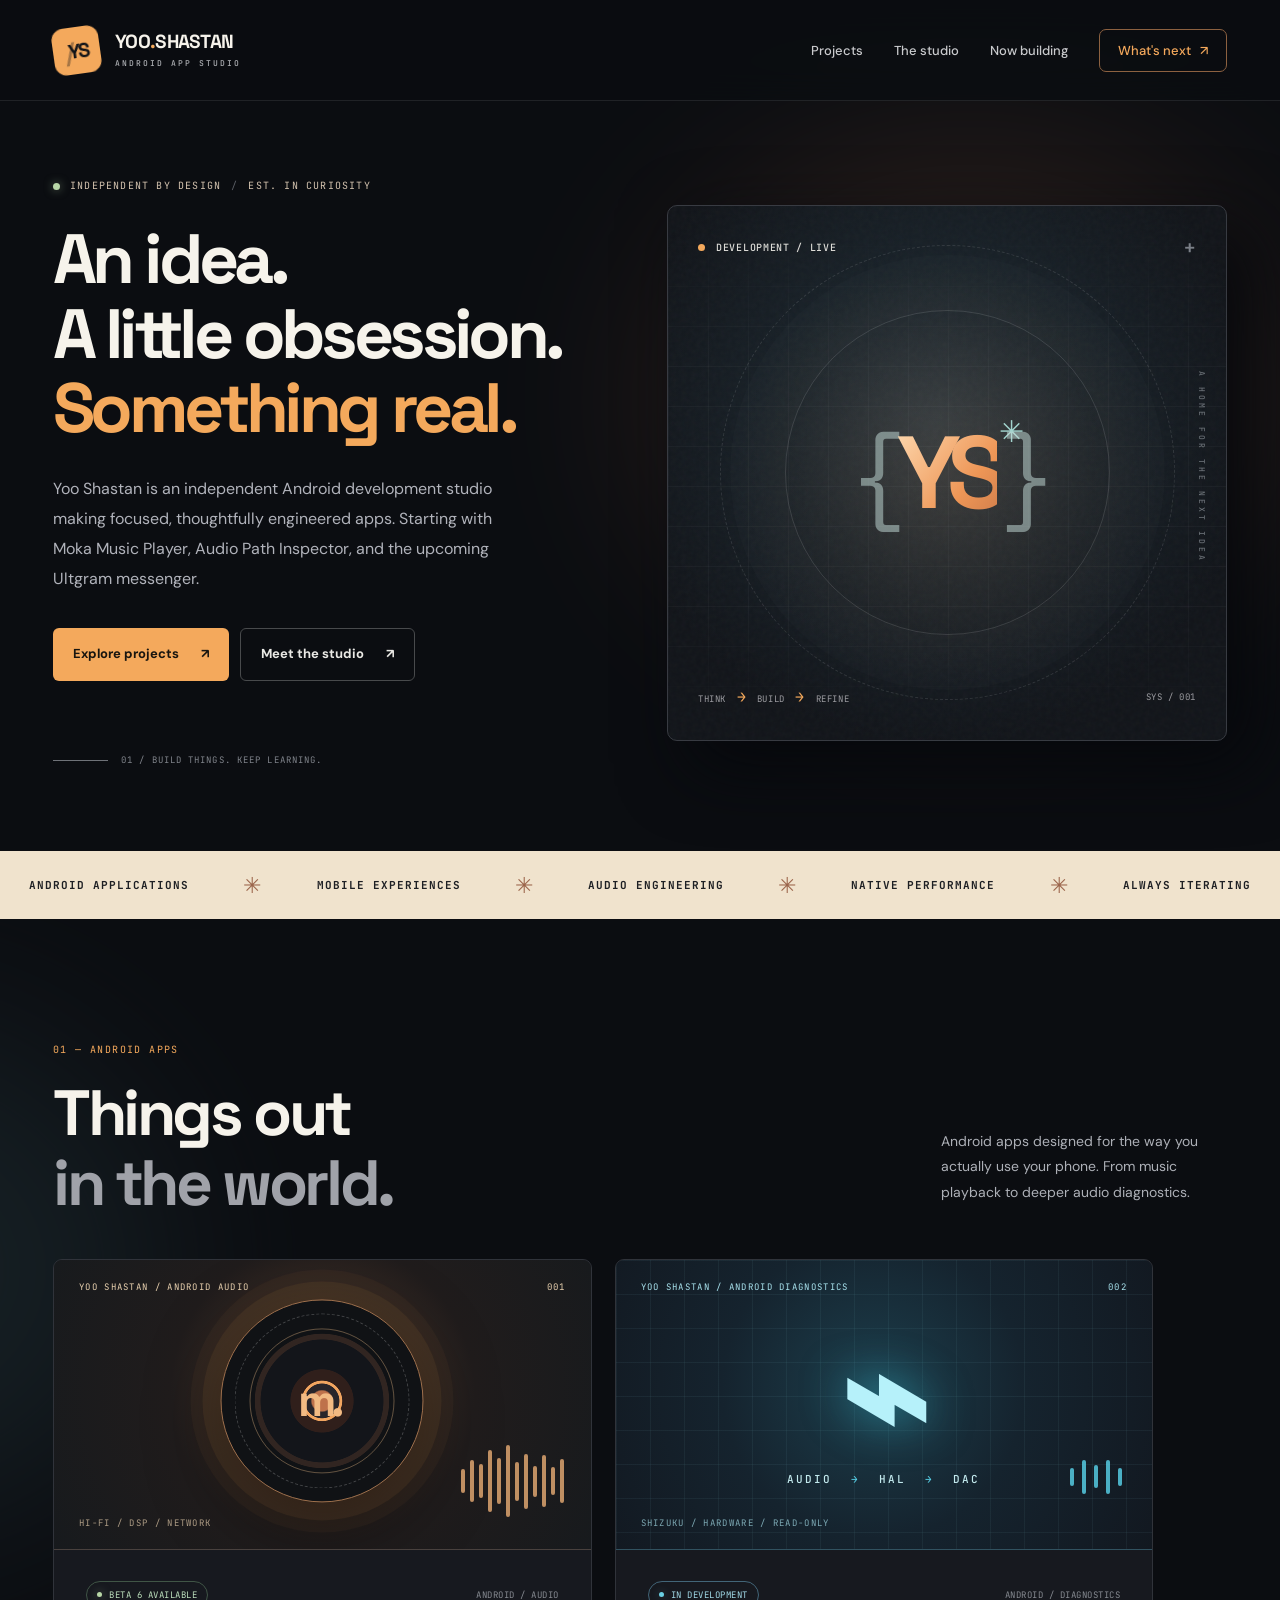
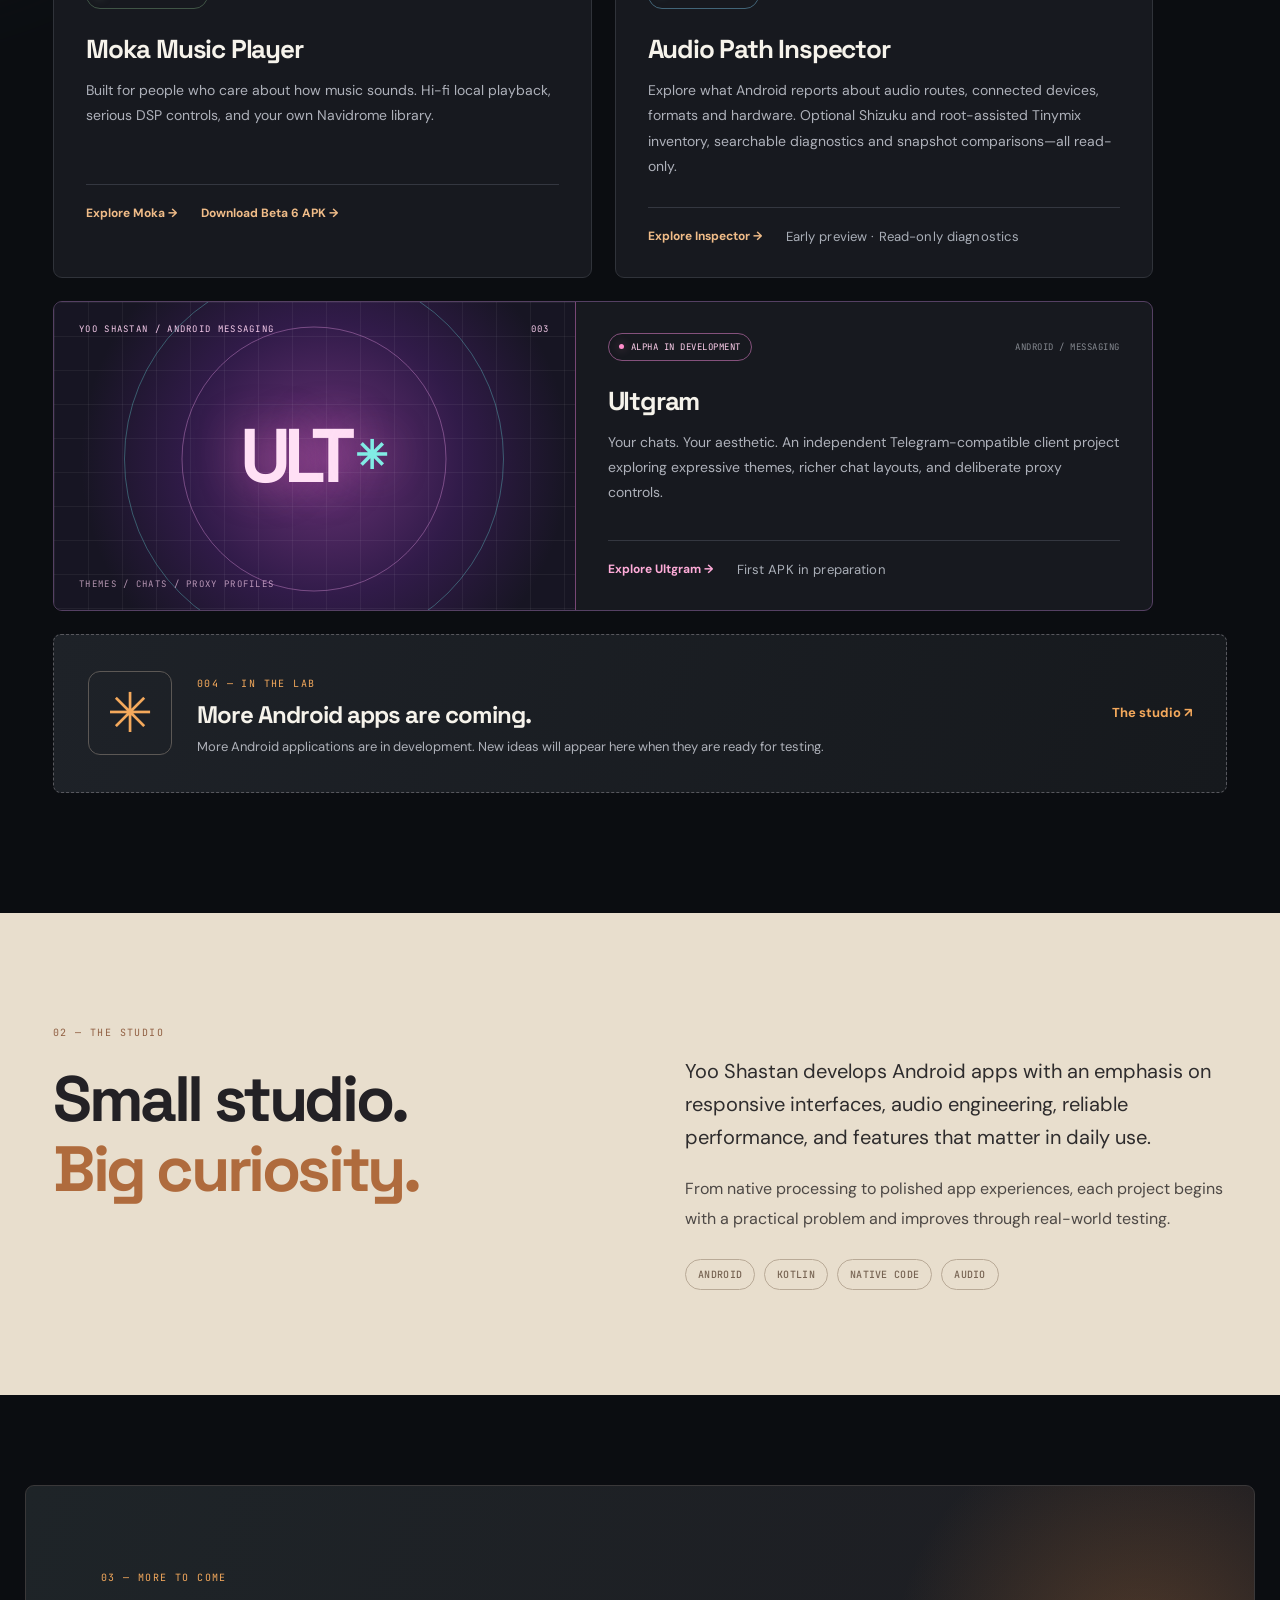
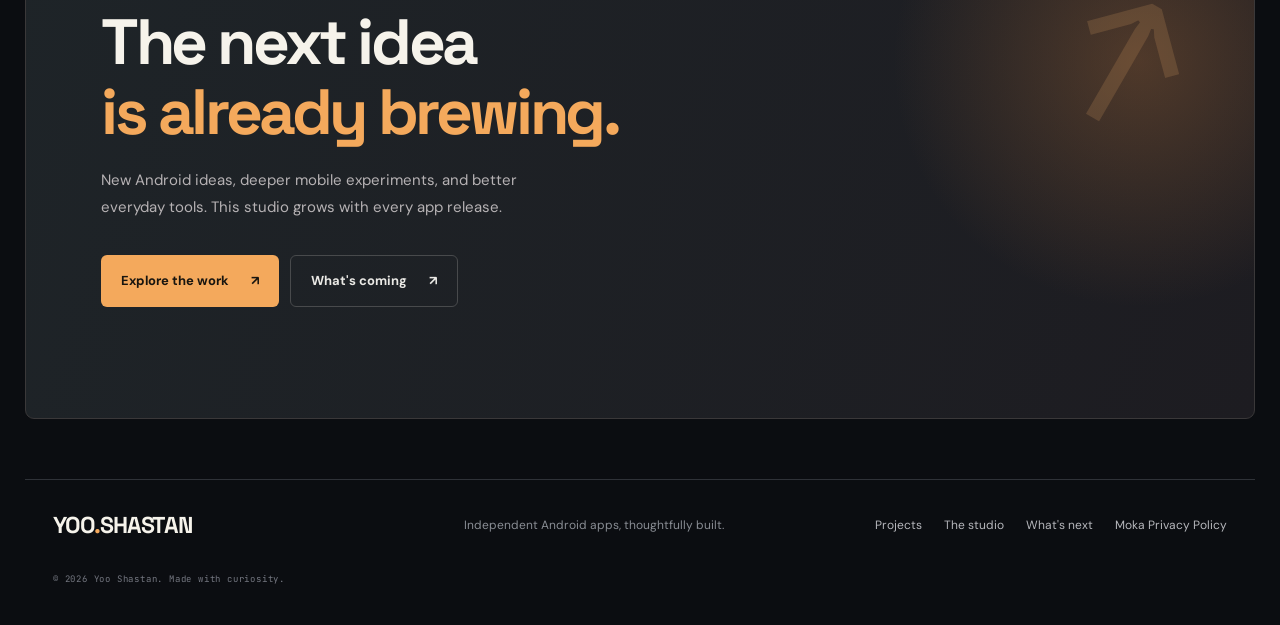
<file: index.html>
<!doctype html>
<html lang="en">
<head>
  <meta charset="utf-8">
  <meta name="viewport" content="width=device-width, initial-scale=1">
  <meta name="theme-color" content="#0b0d11">
  <meta name="description" content="Yoo Shastan is an independent Android app studio. Discover Moka Music Player, Audio Path Inspector, Ultgram, and upcoming Android applications.">
  <meta property="og:title" content="Yoo Shastan — Independent Android Apps">
  <meta property="og:description" content="Independently developed Android apps, built around thoughtful design and powerful features.">
  <meta property="og:type" content="website">
  <meta property="og:url" content="https://yooshastan.com/">
  <title>Yoo Shastan — Independent Android Apps</title>
  <link rel="canonical" href="https://yooshastan.com/">
  <link rel="icon" type="image/svg+xml" href="favicon.svg">
  <link rel="preconnect" href="https://fonts.googleapis.com">
  <link rel="preconnect" href="https://fonts.gstatic.com" crossorigin>
  <link href="https://fonts.googleapis.com/css2?family=DM+Sans:wght@400;500;600;700&family=Space+Grotesk:wght@400;500;600;700&family=JetBrains+Mono:wght@400;500;600&display=swap" rel="stylesheet">
  <link rel="stylesheet" href="styles.css">
  <script src="script.js" defer></script>
</head>
<body>
  <a class="skip-link" href="#main">Skip to content</a>
  <div class="ambient ambient-one" aria-hidden="true"></div>
  <div class="ambient ambient-two" aria-hidden="true"></div>

  <header class="site-header">
    <div class="container nav-wrap">
      <a class="brand" href="#top" aria-label="Yoo Shastan home">
        <span class="brand-glyph" aria-hidden="true"><span class="glyph-slash">/</span><span>YS</span></span>
        <span class="brand-type">YOO<span class="brand-dot">.</span>SHASTAN <small>ANDROID APP STUDIO</small></span>
      </a>
      <button class="menu-toggle" type="button" aria-label="Open navigation" aria-expanded="false" aria-controls="site-navigation"><span></span><span></span></button>
      <nav id="site-navigation" class="site-nav" aria-label="Main navigation">
        <a href="#projects">Projects</a>
        <a href="#about">The studio</a>
        <a href="#now">Now building</a>
        <a href="#contact" class="nav-contact">What's next <span aria-hidden="true">↗</span></a>
      </nav>
    </div>
  </header>

  <main id="main">
    <section class="hero container" id="top" aria-labelledby="hero-heading">
      <div class="hero-copy">
        <p class="eyebrow"><span class="status-light"></span> INDEPENDENT BY DESIGN <span class="eyebrow-dash">/</span> EST. IN CURIOSITY</p>
        <h1 id="hero-heading">An idea.<br>A little obsession.<br><em>Something real.</em></h1>
        <p class="hero-intro">Yoo Shastan is an independent Android development studio making focused, thoughtfully engineered apps. Starting with Moka Music Player, Audio Path Inspector, and the upcoming Ultgram messenger.</p>
        <div class="hero-actions">
          <a class="btn btn-primary" href="#projects">Explore projects <span aria-hidden="true">↗</span></a>
          <a class="btn btn-outline" href="#about">Meet the studio <span aria-hidden="true">↗</span></a>
        </div>
        <div class="hero-footnote"><span class="line"></span><span>01 / BUILD THINGS. KEEP LEARNING.</span></div>
      </div>
      <div class="hero-art" aria-label="Abstract studio graphic with connected software modules" role="img">
        <div class="hero-art-grain" aria-hidden="true"></div>
        <div class="orbit orbit-one" aria-hidden="true"></div><div class="orbit orbit-two" aria-hidden="true"></div>
        <div class="diagram-pill diagram-top"><span class="pip amber"></span> DEVELOPMENT / LIVE <span class="mini-plus">+</span></div>
        <div class="art-symbol" aria-hidden="true"><span class="symbol-left">{</span><span class="symbol-core">YS<span class="spark">✳</span></span><span class="symbol-right">}</span></div>
        <div class="art-bottom"><span class="art-axis">THINK <b>→</b> BUILD <b>→</b> REFINE</span><span class="art-index">SYS / 001</span></div>
        <div class="art-side-label" aria-hidden="true">A HOME FOR THE NEXT IDEA</div>
      </div>
    </section>

    <section class="marquee-band" aria-label="Studio focus areas"><div class="marquee-inner"><span>ANDROID APPLICATIONS</span><i>✳</i><span>MOBILE EXPERIENCES</span><i>✳</i><span>AUDIO ENGINEERING</span><i>✳</i><span>NATIVE PERFORMANCE</span><i>✳</i><span>ALWAYS ITERATING</span></div></section>

    <section class="section container" id="projects" aria-labelledby="projects-heading">
      <div class="section-top"><div><span class="section-no">01 — ANDROID APPS</span><h2 id="projects-heading">Things out<br><span class="muted-word">in the world.</span></h2></div><p>Android apps designed for the way you actually use your phone. From music playback to deeper audio diagnostics.</p></div>
      <div class="project-grid">
        <article class="project-card moka-card">
          <div class="project-visual moka-visual" aria-hidden="true">
            <div class="visual-topline"><span>YOO SHASTAN / ANDROID AUDIO</span><span>001</span></div>
            <div class="moka-disc"><span class="moka-center">m.</span><span class="disc-ring disc-ring-a"></span><span class="disc-ring disc-ring-b"></span></div>
            <div class="equalizer"><span style="--h:24px"></span><span style="--h:42px"></span><span style="--h:34px"></span><span style="--h:62px"></span><span style="--h:46px"></span><span style="--h:72px"></span><span style="--h:39px"></span><span style="--h:55px"></span><span style="--h:31px"></span><span style="--h:52px"></span><span style="--h:28px"></span><span style="--h:44px"></span></div>
            <span class="visual-corner">HI-FI / DSP / NETWORK</span>
          </div>
          <div class="project-info"><div class="project-meta"><span class="chip chip-live"><i></i>BETA 6 AVAILABLE</span><span>ANDROID / AUDIO</span></div><h3>Moka Music Player</h3><p>Built for people who care about how music sounds. Hi-fi local playback, serious DSP controls, and your own Navidrome library.</p><div class="project-links"><a href="moka/" aria-label="Explore Moka Music Player">Explore Moka →</a><a href="moka/#downloads" aria-label="Download Moka Beta 6">Download Beta 6 APK →</a></div></div>
        </article>

        <article class="project-card inspector-card">
          <div class="project-visual inspector-visual" aria-hidden="true">
            <div class="visual-topline"><span>YOO SHASTAN / ANDROID DIAGNOSTICS</span><span>002</span></div>
            <div class="inspector-symbol"><span class="inspector-wave">⌁</span><span class="inspector-route">AUDIO <b>→</b> HAL <b>→</b> DAC</span></div>
            <div class="inspector-trace"><span></span><span></span><span></span><span></span><span></span></div>
            <span class="visual-corner">SHIZUKU / HARDWARE / READ-ONLY</span>
          </div>
          <div class="project-info"><div class="project-meta"><span class="chip chip-dev"><i></i>IN DEVELOPMENT</span><span>ANDROID / DIAGNOSTICS</span></div><h3>Audio Path Inspector</h3><p>Explore what Android reports about audio routes, connected devices, formats and hardware. Optional Shizuku and root-assisted Tinymix inventory, searchable diagnostics and snapshot comparisons—all read-only.</p><div class="project-links"><a href="audio-path-inspector/" aria-label="Explore Audio Path Inspector">Explore Inspector →</a><span class="quiet-project-note">Early preview · Read-only diagnostics</span></div></div>
        </article>

        <article class="project-card ult-card">
          <div class="project-visual ult-visual" aria-hidden="true">
            <div class="visual-topline"><span>YOO SHASTAN / ANDROID MESSAGING</span><span>003</span></div>
            <div class="ult-orbit ult-orbit-a"></div><div class="ult-orbit ult-orbit-b"></div>
            <div class="ult-mark">ULT<span>✳</span></div>
            <span class="visual-corner">THEMES / CHATS / PROXY PROFILES</span>
          </div>
          <div class="project-info">
            <div class="project-meta"><span class="chip chip-ult"><i></i>ALPHA IN DEVELOPMENT</span><span>ANDROID / MESSAGING</span></div>
            <h3>Ultgram</h3>
            <p>Your chats. Your aesthetic. An independent Telegram-compatible client project exploring expressive themes, richer chat layouts, and deliberate proxy controls.</p>
            <div class="project-links"><a href="ultgram/" aria-label="Explore Ultgram project">Explore Ultgram →</a><span class="quiet-project-note">First APK in preparation</span></div>
          </div>
        </article>

      </div>
      <div class="future-card" id="now"><div class="future-icon" aria-hidden="true">✳</div><div class="future-content"><span class="section-no">004 — IN THE LAB</span><h3>More Android apps are coming.</h3><p>More Android applications are in development. New ideas will appear here when they are ready for testing.</p></div><a class="future-action" href="#about" aria-label="Learn about Yoo Shastan studio">The studio <span aria-hidden="true">↗</span></a></div>
    </section>

    <section class="about-shell" id="about" aria-labelledby="about-heading"><div class="container about-grid"><div><span class="section-no">02 — THE STUDIO</span><h2 id="about-heading">Small studio.<br><em>Big curiosity.</em></h2></div><div class="about-right"><p>Yoo Shastan develops Android apps with an emphasis on responsive interfaces, audio engineering, reliable performance, and features that matter in daily use.</p><p>From native processing to polished app experiences, each project begins with a practical problem and improves through real-world testing.</p><div class="pill-row"><span>ANDROID</span><span>KOTLIN</span><span>NATIVE CODE</span><span>AUDIO</span></div></div></div></section>

    <section class="connect container" id="contact" aria-labelledby="connect-heading"><div class="connect-glow" aria-hidden="true"></div><div class="connect-content"><span class="section-no">03 — MORE TO COME</span><h2 id="connect-heading">The next idea<br><em>is already brewing.</em></h2><p>New Android ideas, deeper mobile experiments, and better everyday tools. This studio grows with every app release.</p><div class="connect-actions"><a class="btn btn-primary" href="#projects">Explore the work <span aria-hidden="true">↗</span></a><a class="btn btn-outline" href="#now">What's coming <span aria-hidden="true">↗</span></a></div></div><div class="connect-ornament" aria-hidden="true">↗</div></section>
  </main>
  <footer class="footer container"><a class="footer-brand" href="#top">YOO<span>.</span>SHASTAN</a><p>Independent Android apps, thoughtfully built.</p><nav aria-label="Footer links"><a href="#projects">Projects</a><a href="#about">The studio</a><a href="#now">What's next</a><a href="moka/privacy/">Moka Privacy Policy</a></nav><div class="copyright">© <span id="year">2026</span> Yoo Shastan. Made with curiosity.</div></footer>
</body>
</html>
</file>
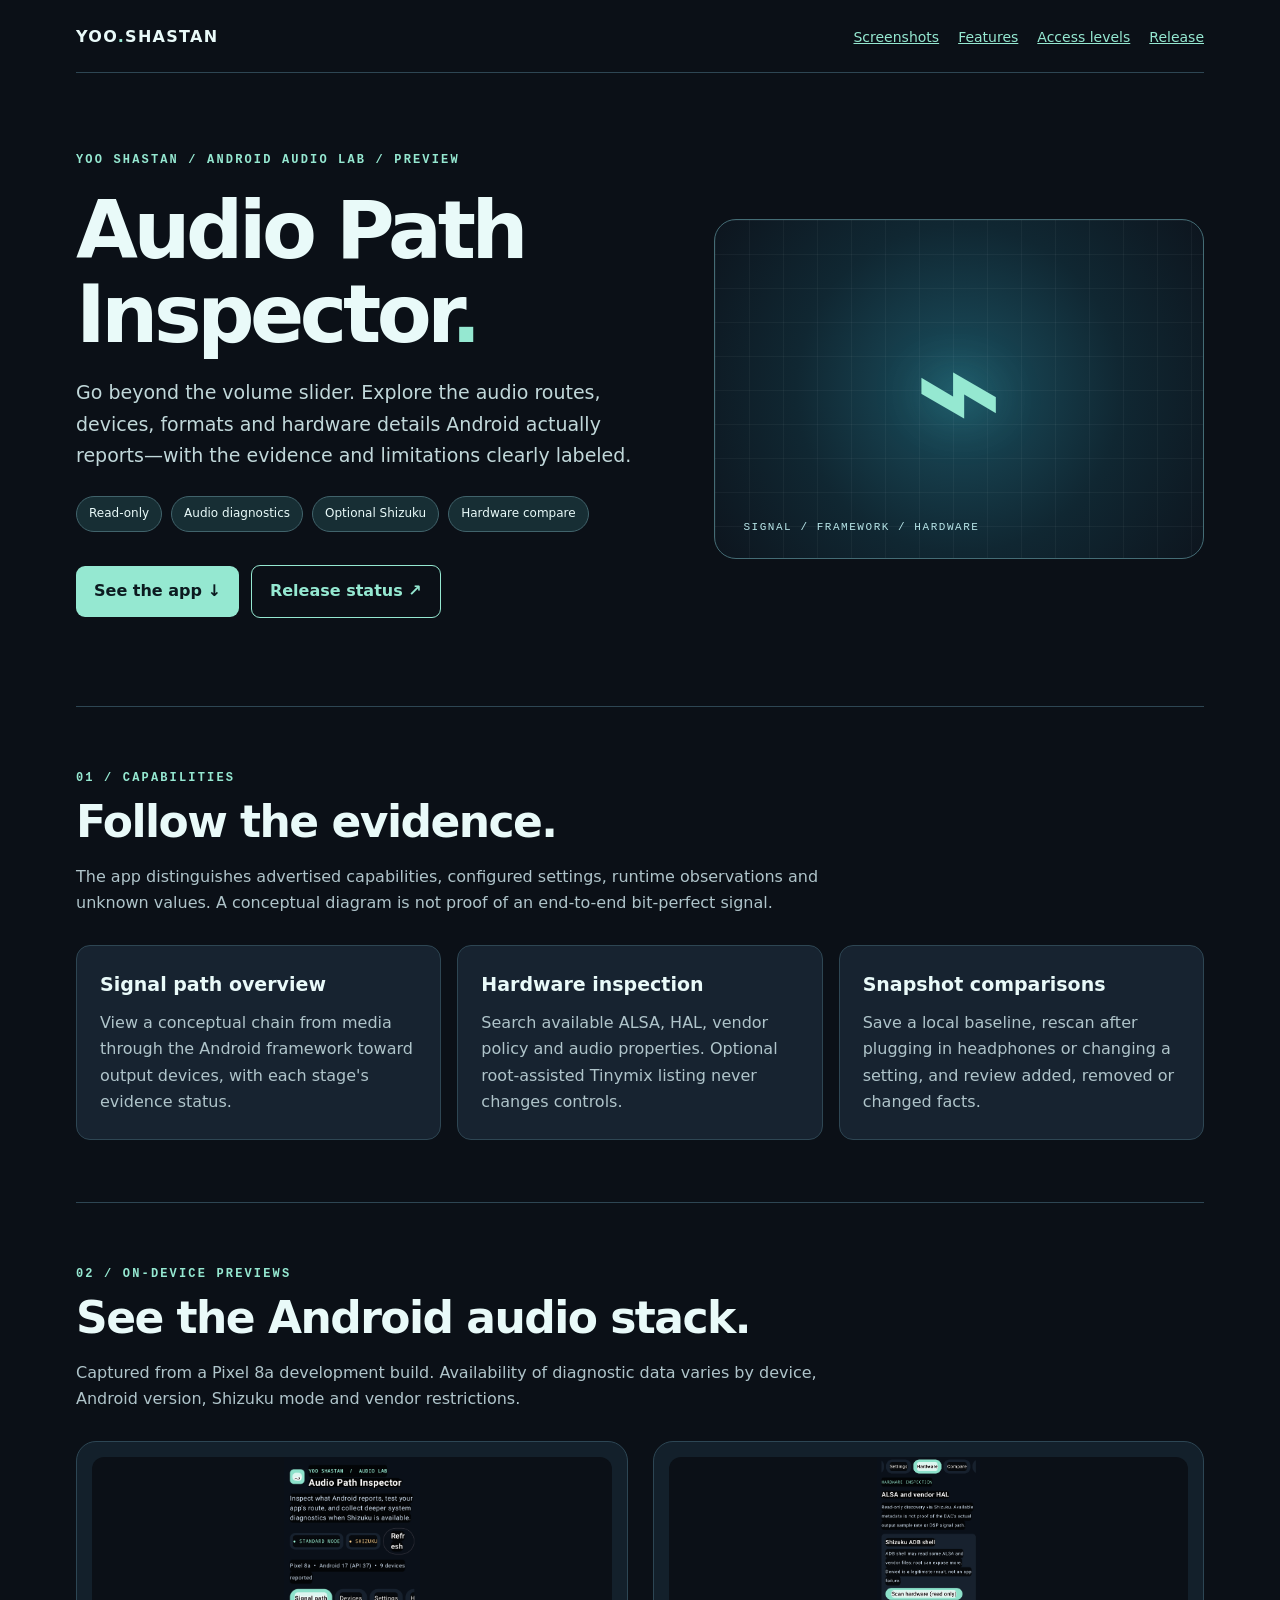
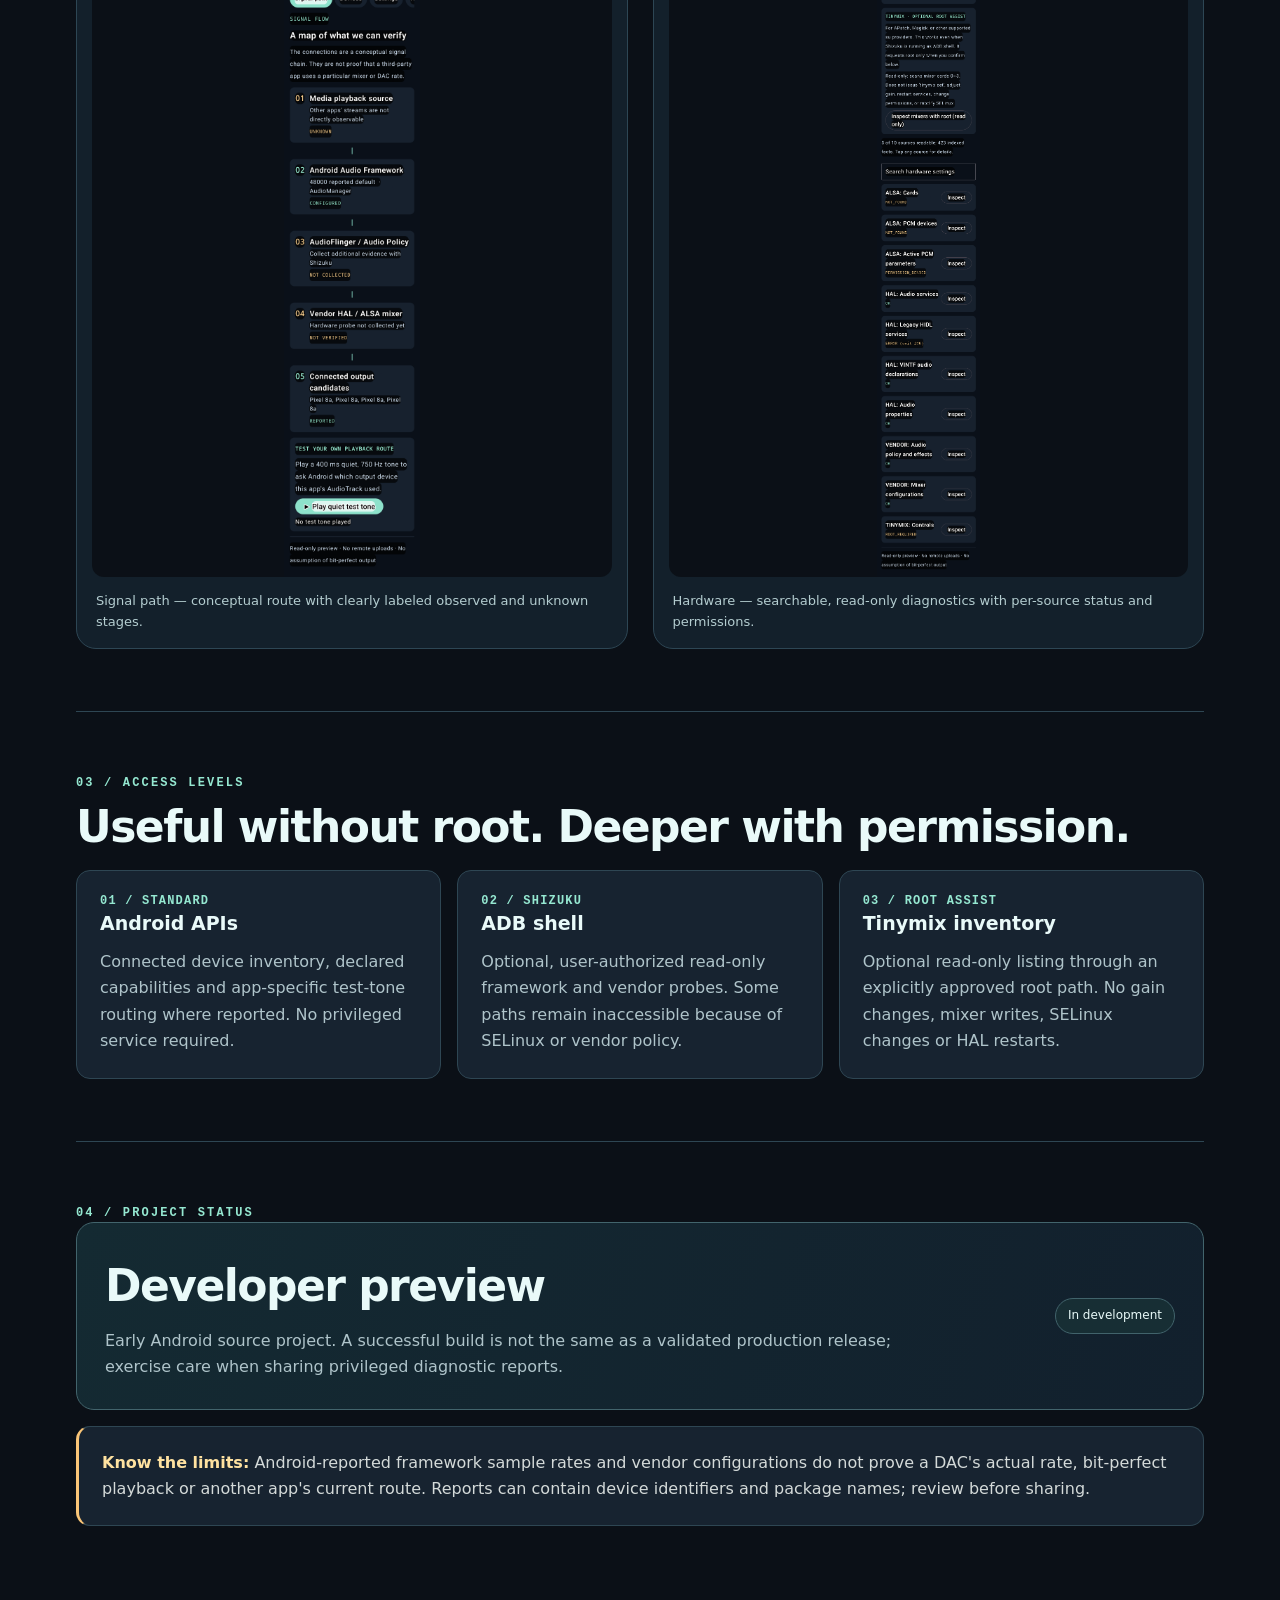
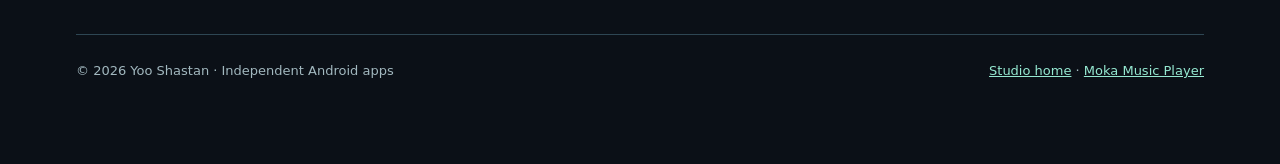
<file: audio-path-inspector/index.html>
<!doctype html>
<html lang="en">
<head>
<meta charset="utf-8"><meta name="viewport" content="width=device-width, initial-scale=1">
<meta name="theme-color" content="#0b1017">
<meta name="description" content="Audio Path Inspector by Yoo Shastan. Read-only Android audio routing and hardware diagnostics, with optional Shizuku inspection.">
<meta property="og:title" content="Audio Path Inspector — Yoo Shastan">
<meta property="og:description" content="See what Android actually reports about audio routes, devices and hardware. Evidence-first, read-only diagnostics.">
<meta property="og:type" content="website"><meta property="og:url" content="https://yooshastan.com/audio-path-inspector/">
<link rel="canonical" href="https://yooshastan.com/audio-path-inspector/"><link rel="icon" href="../favicon.svg" type="image/svg+xml">
<title>Audio Path Inspector · Yoo Shastan</title>
<style>
:root{color-scheme:dark;--bg:#0b1017;--surface:#172330;--line:#2e4653;--text:#e9faf9;--muted:#afc4ca;--mint:#95e8d1;--gold:#fac577}
*{box-sizing:border-box}html{scroll-behavior:smooth}body{margin:0;background:var(--bg);color:var(--text);font:16px/1.65 system-ui,-apple-system,"Segoe UI",sans-serif}a{color:var(--mint)}a:focus-visible{outline:2px solid var(--mint);outline-offset:4px}.wrap{max-width:1180px;margin:auto;padding:24px 26px 82px}.top{display:flex;align-items:center;justify-content:space-between;gap:16px;border-bottom:1px solid var(--line);padding-bottom:22px}.brand{font-weight:900;letter-spacing:.08em;color:var(--text);text-decoration:none}.brand span{color:var(--mint)}nav{display:flex;gap:19px;font-size:14px;flex-wrap:wrap}.hero{display:grid;grid-template-columns:1.1fr .9fr;gap:40px;align-items:center;padding:78px 0 80px}.eyebrow{font:700 12px/1.5 ui-monospace,monospace;letter-spacing:.18em;color:var(--mint);text-transform:uppercase}h1{font-size:clamp(47px,7vw,80px);line-height:1.05;letter-spacing:-.055em;margin:20px 0}h2{font-size:clamp(30px,4vw,44px);line-height:1.12;letter-spacing:-.035em;margin:10px 0 18px}.lead{font-size:19px;color:#c1d8da;max-width:590px}.pill-row{display:flex;gap:9px;flex-wrap:wrap;margin:25px 0}.pill-row span{font-size:12px;padding:7px 12px;border:1px solid #41636b;border-radius:40px;background:#172e34}.button{display:inline-flex;align-items:center;justify-content:center;background:var(--mint);color:#0c1a20;font-weight:800;text-decoration:none;border-radius:9px;padding:12px 18px;margin:8px 12px 8px 0}.button:hover{background:#c0ffe8}.button.outline{background:transparent;border:1px solid var(--mint);color:var(--mint)}.hero-art{min-height:340px;border:1px solid #446c75;border-radius:22px;background:radial-gradient(circle,#1b5060,#102732 55%,#0d151e);display:grid;place-items:center;position:relative;overflow:hidden}.hero-art:before{content:"";position:absolute;inset:0;background-image:linear-gradient(#ffffff0a 1px,transparent 1px),linear-gradient(90deg,#ffffff0a 1px,transparent 1px);background-size:34px 34px}.hero-art strong{position:relative;color:var(--mint);font-size:clamp(80px,12vw,155px);line-height:1;text-shadow:0 0 55px #55f2e955}.hero-art small{position:absolute;bottom:25px;left:28px;letter-spacing:.14em;color:#b7e5e8;font:11px ui-monospace,monospace}section{border-top:1px solid var(--line);padding:62px 0}.intro{max-width:800px;color:var(--muted);margin-bottom:28px}.features,.modes{display:grid;grid-template-columns:repeat(3,minmax(0,1fr));gap:16px}.feature,.mode,.notice{background:var(--surface);border:1px solid var(--line);border-radius:14px;padding:23px}.feature h3,.mode h3{font-size:19px;margin:0 0 10px}.feature p,.mode p{color:var(--muted);margin:0}.mode .rank{color:var(--mint);font:700 12px ui-monospace,monospace;letter-spacing:.1em}.screens{display:grid;grid-template-columns:repeat(2,minmax(0,1fr));gap:25px;align-items:start}.shot{background:#13202b;border:1px solid #2d4654;border-radius:20px;padding:15px;margin:0}.shot img{display:block;width:100%;height:auto;max-height:720px;object-fit:contain;object-position:top;border-radius:12px;background:#0b1017}.shot figcaption{font-size:13px;color:#b4cdd0;padding:13px 4px 1px}.notice{border-left:3px solid var(--gold);color:#d4dad9}.notice strong{color:#ffe2a0}.small{font-size:13px;color:#a8bcc5}.release{display:flex;justify-content:space-between;gap:20px;align-items:center;flex-wrap:wrap;background:linear-gradient(110deg,#142a32,#12202d);border:1px solid #42646c;border-radius:18px;padding:28px}footer{border-top:1px solid var(--line);padding-top:25px;margin-top:30px;display:flex;justify-content:space-between;gap:18px;flex-wrap:wrap;font-size:13px;color:#a2b8bf}@media(max-width:760px){.wrap{padding:18px 18px 60px}.hero{grid-template-columns:1fr;gap:22px;padding:52px 0}.hero-art{min-height:240px}.features,.modes,.screens{grid-template-columns:1fr}.shot img{max-height:620px}}
</style>
</head>
<body><div class="wrap"><header class="top"><a class="brand" href="/">YOO<span>.</span>SHASTAN</a><nav aria-label="Page navigation"><a href="#screenshots">Screenshots</a><a href="#features">Features</a><a href="#access">Access levels</a><a href="#release">Release</a></nav></header>
<main><div class="hero"><div><div class="eyebrow">Yoo Shastan / Android Audio Lab / Preview</div><h1>Audio Path<br>Inspector<span style="color:var(--mint)">.</span></h1><p class="lead">Go beyond the volume slider. Explore the audio routes, devices, formats and hardware details Android actually reports—with the evidence and limitations clearly labeled.</p><div class="pill-row"><span>Read-only</span><span>Audio diagnostics</span><span>Optional Shizuku</span><span>Hardware compare</span></div><a class="button" href="#screenshots">See the app ↓</a><a class="button outline" href="#release">Release status ↗</a></div><div class="hero-art" role="img" aria-label="Conceptual audio signal tracing artwork"><strong>⌁</strong><small>SIGNAL / FRAMEWORK / HARDWARE</small></div></div>
<section id="features"><div class="eyebrow">01 / Capabilities</div><h2>Follow the evidence.</h2><p class="intro">The app distinguishes advertised capabilities, configured settings, runtime observations and unknown values. A conceptual diagram is not proof of an end-to-end bit-perfect signal.</p><div class="features"><article class="feature"><h3>Signal path overview</h3><p>View a conceptual chain from media through the Android framework toward output devices, with each stage's evidence status.</p></article><article class="feature"><h3>Hardware inspection</h3><p>Search available ALSA, HAL, vendor policy and audio properties. Optional root-assisted Tinymix listing never changes controls.</p></article><article class="feature"><h3>Snapshot comparisons</h3><p>Save a local baseline, rescan after plugging in headphones or changing a setting, and review added, removed or changed facts.</p></article></div></section>
<section id="screenshots"><div class="eyebrow">02 / On-device previews</div><h2>See the Android audio stack.</h2><p class="intro">Captured from a Pixel 8a development build. Availability of diagnostic data varies by device, Android version, Shizuku mode and vendor restrictions.</p><div class="screens"><figure class="shot"><img src="../assets/audio-path-inspector/signal-path.png" alt="Audio Path Inspector conceptual signal flow on Pixel 8a, showing evidence states for framework, AudioFlinger, vendor HAL and connected output" loading="lazy"><figcaption>Signal path — conceptual route with clearly labeled observed and unknown stages.</figcaption></figure><figure class="shot"><img src="../assets/audio-path-inspector/hardware.png" alt="Audio Path Inspector hardware tab showing Shizuku collection, searchable ALSA and HAL sources and read-only root Tinymix inspection" loading="lazy"><figcaption>Hardware — searchable, read-only diagnostics with per-source status and permissions.</figcaption></figure></div></section>
<section id="access"><div class="eyebrow">03 / Access levels</div><h2>Useful without root. Deeper with permission.</h2><div class="modes"><article class="mode"><div class="rank">01 / STANDARD</div><h3>Android APIs</h3><p>Connected device inventory, declared capabilities and app-specific test-tone routing where reported. No privileged service required.</p></article><article class="mode"><div class="rank">02 / SHIZUKU</div><h3>ADB shell</h3><p>Optional, user-authorized read-only framework and vendor probes. Some paths remain inaccessible because of SELinux or vendor policy.</p></article><article class="mode"><div class="rank">03 / ROOT ASSIST</div><h3>Tinymix inventory</h3><p>Optional read-only listing through an explicitly approved root path. No gain changes, mixer writes, SELinux changes or HAL restarts.</p></article></div></section>
<section id="release"><div class="eyebrow">04 / Project status</div><div class="release"><div><h2>Developer preview</h2><p class="intro" style="margin:0">Early Android source project. A successful build is not the same as a validated production release; exercise care when sharing privileged diagnostic reports.</p></div><span class="pill-row"><span>In development</span></span></div><p class="notice"><strong>Know the limits:</strong> Android-reported framework sample rates and vendor configurations do not prove a DAC's actual rate, bit-perfect playback or another app's current route. Reports can contain device identifiers and package names; review before sharing.</p></section></main>
<footer><span>© 2026 Yoo Shastan · Independent Android apps</span><span><a href="/">Studio home</a> · <a href="../moka/">Moka Music Player</a></span></footer></div></body></html>
</file>
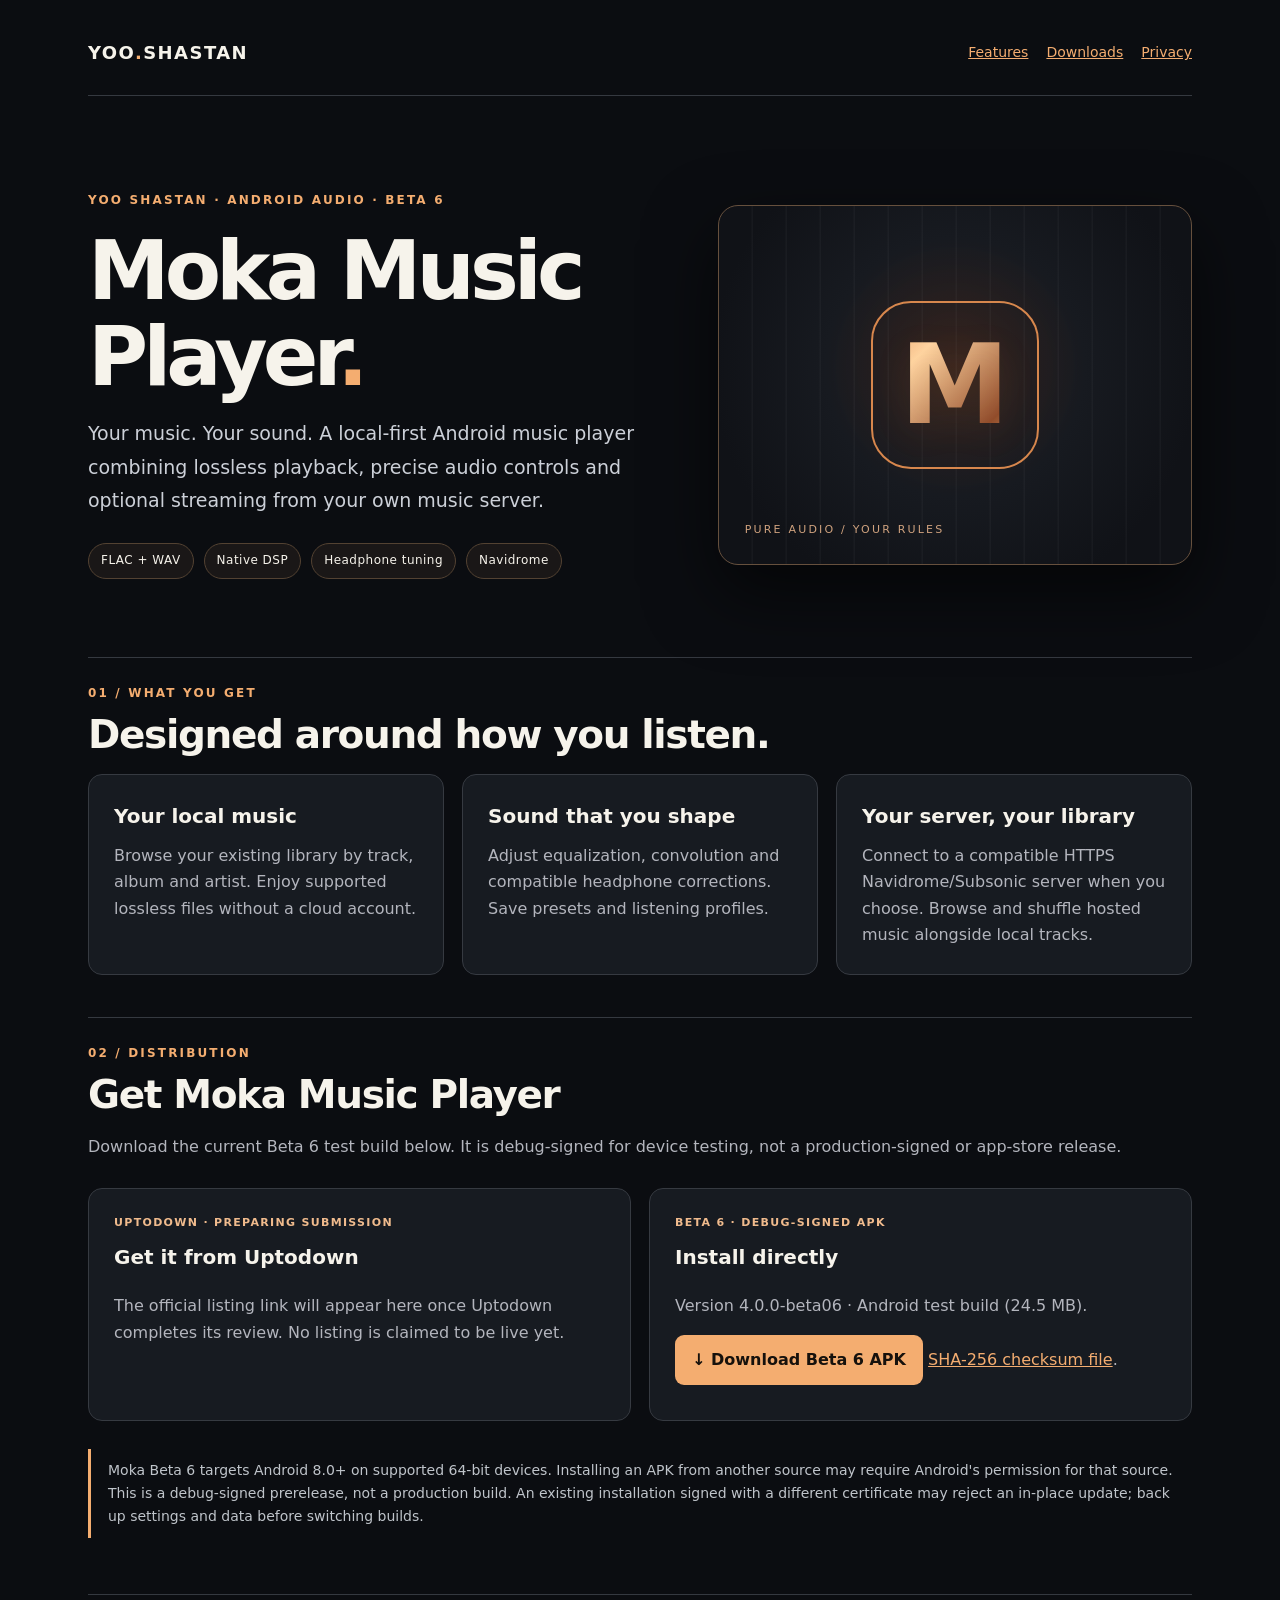
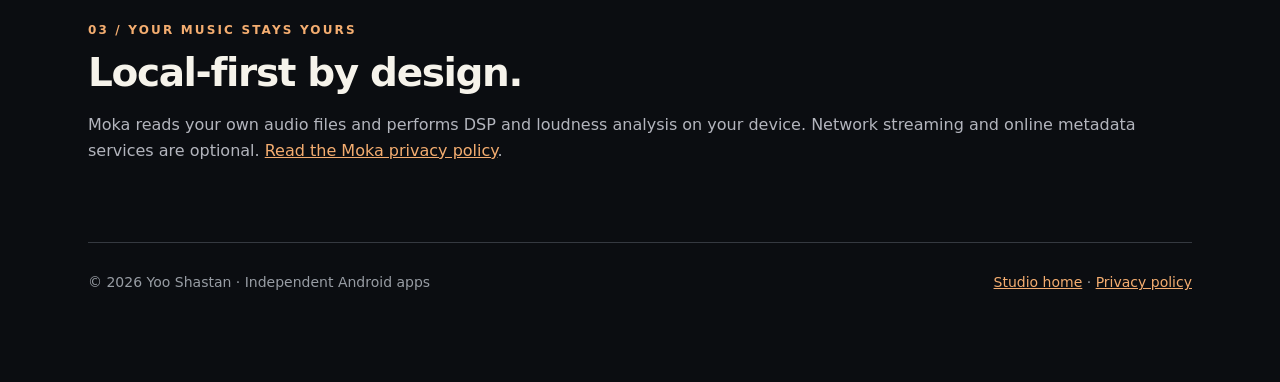
<file: moka/index.html>
<!doctype html>
<html lang="en">
<head>
<meta charset="utf-8">
<meta name="viewport" content="width=device-width, initial-scale=1">
<meta name="theme-color" content="#0b0d11">
<meta name="description" content="Moka Music Player by Yoo Shastan: local lossless Android playback, powerful DSP and optional Navidrome streaming.">
<meta property="og:title" content="Moka Music Player — Yoo Shastan">
<meta property="og:description" content="High-fidelity audio, your music library and your sound. Beta 6 test APK available for direct download.">
<meta property="og:type" content="website">
<meta property="og:url" content="https://yooshastan.com/moka/">
<link rel="canonical" href="https://yooshastan.com/moka/">
<link rel="icon" href="../favicon.svg" type="image/svg+xml">
<title>Moka Music Player · Yoo Shastan</title>
<style>
:root{color-scheme:dark;--bg:#0b0d11;--surface:#171b21;--line:#353940;--text:#f6f3eb;--muted:#b3b5bd;--bronze:#f4ad70}
*{box-sizing:border-box}body{margin:0;background:var(--bg);color:var(--text);font:16px/1.65 system-ui,-apple-system,"Segoe UI",sans-serif}
a{color:var(--bronze)}a:hover{text-decoration-thickness:2px}
.page{max-width:1160px;margin:auto;padding:24px 28px 88px}
header{display:flex;align-items:center;justify-content:space-between;gap:20px;padding:14px 0 27px;border-bottom:1px solid var(--line)}
.brand{text-decoration:none;letter-spacing:.08em;font-weight:800;font-size:18px;color:var(--text)}.brand span{color:var(--bronze)}.nav{display:flex;gap:18px;flex-wrap:wrap;font-size:14px}
.hero{display:grid;grid-template-columns:1.1fr .9fr;align-items:center;gap:50px;padding:95px 0 78px}
.eyebrow{font-size:12px;font-weight:800;letter-spacing:.18em;color:var(--bronze);text-transform:uppercase}
h1{font-size:clamp(48px,7vw,82px);line-height:1.04;letter-spacing:-.06em;margin:18px 0}
h2{font-size:clamp(27px,4vw,39px);line-height:1.14;letter-spacing:-.035em;margin:10px 0 16px}
.lead{max-width:590px;color:#ccd0d8;font-size:19px;line-height:1.77;margin:0 0 25px}
.pills{display:flex;gap:10px;flex-wrap:wrap}.pills span{font-size:12px;letter-spacing:.04em;border:1px solid #534232;border-radius:100px;padding:7px 12px;background:#f4ad7010}
.symbol{min-height:360px;display:flex;align-items:center;justify-content:center;border:1px solid #66503d;border-radius:20px;background:radial-gradient(circle at 50% 45%,#70412e70 0%,#171a20 42%,#101217 79%);box-shadow:0 28px 70px #0009;position:relative;overflow:hidden}
.symbol:before{content:"";position:absolute;inset:0;background:repeating-linear-gradient(90deg,transparent 0 32px,#ffffff08 33px 34px)}
.symbol-inner{position:relative;width:168px;height:168px;border:2px solid #d7874d;border-radius:40px;background:linear-gradient(130deg,#2d1d14,#0b0d10 70%);display:flex;justify-content:center;align-items:center;font-size:110px;font-weight:800;line-height:1;background:linear-gradient(135deg,#da834a 1%,#ffd5a2 30%,#8f4b2b 72%,#efb67e 95%);-webkit-background-clip:text;background-clip:text;color:transparent;text-shadow:0 10px 40px #ec944b16}
.symbol-caption{position:absolute;bottom:25px;left:26px;font-size:11px;color:#cfa27e;letter-spacing:.2em}
section{padding:26px 0 42px;border-top:1px solid var(--line)}
.features{display:grid;grid-template-columns:repeat(3,minmax(0,1fr));gap:18px}
.feature,.release-card{border-radius:14px;border:1px solid #363a41;background:var(--surface);padding:25px}
.feature h3,.release-card h3{font-size:20px;margin:0 0 10px}
.feature p,.release-card p,.section-intro{color:var(--muted);margin:0}
.downloads{display:grid;grid-template-columns:repeat(2,minmax(0,1fr));gap:18px;margin:28px 0}
.release-card{min-height:186px;display:flex;flex-direction:column;align-items:flex-start;gap:9px}
.status{font-size:11px;text-transform:uppercase;font-weight:800;letter-spacing:.12em;color:#f0bb8d}
.download-button{display:inline-block;margin:15px 0 10px;padding:12px 17px;border-radius:9px;background:var(--bronze);color:#16110c;font-weight:800;text-decoration:none}.download-button:hover{background:#ffd0a5}.note{border-left:3px solid var(--bronze);padding:10px 17px;margin-top:12px;color:#bfc4ca;font-size:14px}
footer{border-top:1px solid var(--line);margin-top:36px;padding-top:28px;display:flex;flex-wrap:wrap;justify-content:space-between;gap:18px;color:#989da4;font-size:14px}
@media(max-width:760px){.hero{grid-template-columns:1fr;gap:20px;padding-top:56px}.symbol{min-height:260px}.features,.downloads{grid-template-columns:1fr}.page{padding-inline:18px}.nav{justify-content:flex-end}}
</style>
</head>
<body>
<div class="page">
<header><a class="brand" href="/">YOO<span>.</span>SHASTAN</a><nav class="nav" aria-label="Page navigation"><a href="#features">Features</a><a href="#downloads">Downloads</a><a href="privacy/">Privacy</a></nav></header>
<main>
<div class="hero">
<div><div class="eyebrow">Yoo Shastan · Android audio · Beta 6</div><h1>Moka Music<br>Player<span style="color:var(--bronze)">.</span></h1><p class="lead">Your music. Your sound. A local-first Android music player combining lossless playback, precise audio controls and optional streaming from your own music server.</p><div class="pills"><span>FLAC + WAV</span><span>Native DSP</span><span>Headphone tuning</span><span>Navidrome</span></div></div>
<div class="symbol" aria-label="Abstract copper Moka audio brand artwork" role="img"><div class="symbol-inner">M</div><div class="symbol-caption">PURE AUDIO / YOUR RULES</div></div>
</div>

<section id="features" aria-labelledby="features-title"><div class="eyebrow">01 / What you get</div><h2 id="features-title">Designed around how you listen.</h2>
<div class="features">
<article class="feature"><h3>Your local music</h3><p>Browse your existing library by track, album and artist. Enjoy supported lossless files without a cloud account.</p></article>
<article class="feature"><h3>Sound that you shape</h3><p>Adjust equalization, convolution and compatible headphone corrections. Save presets and listening profiles.</p></article>
<article class="feature"><h3>Your server, your library</h3><p>Connect to a compatible HTTPS Navidrome/Subsonic server when you choose. Browse and shuffle hosted music alongside local tracks.</p></article>
</div></section>

<section id="downloads" aria-labelledby="downloads-title">
<div class="eyebrow">02 / Distribution</div><h2 id="downloads-title">Get Moka Music Player</h2>
<p class="section-intro">Download the current Beta 6 test build below. It is debug-signed for device testing, not a production-signed or app-store release.</p>
<div class="downloads">
<article class="release-card"><div class="status">Uptodown · Preparing submission</div><h3>Get it from Uptodown</h3><p>The official listing link will appear here once Uptodown completes its review. No listing is claimed to be live yet.</p></article>
<article class="release-card"><div class="status">Beta 6 · Debug-signed APK</div><h3>Install directly</h3><p>Version 4.0.0-beta06 · Android test build (24.5 MB). <a href="https://github.com/yooshastan/MokaMusicPlayer/releases/download/v4.0.0-beta06/Moka-Music-Player-4.0.0-beta06-debug.apk" class="download-button" download>↓ Download Beta 6 APK</a> <a href="https://github.com/yooshastan/MokaMusicPlayer/releases/download/v4.0.0-beta06/SHA256SUMS.txt">SHA-256 checksum file</a>.</p></article>
</div>
<p class="note">Moka Beta 6 targets Android 8.0+ on supported 64-bit devices. Installing an APK from another source may require Android's permission for that source. This is a debug-signed prerelease, not a production build. An existing installation signed with a different certificate may reject an in-place update; back up settings and data before switching builds.</p>
</section>

<section aria-labelledby="privacy-title"><div class="eyebrow">03 / Your music stays yours</div><h2 id="privacy-title">Local-first by design.</h2><p class="section-intro">Moka reads your own audio files and performs DSP and loudness analysis on your device. Network streaming and online metadata services are optional. <a href="privacy/">Read the Moka privacy policy</a>.</p></section>
</main>
<footer><span>© 2026 Yoo Shastan · Independent Android apps</span><span><a href="/">Studio home</a> · <a href="privacy/">Privacy policy</a></span></footer>
</div>
</body>
</html>
</file>
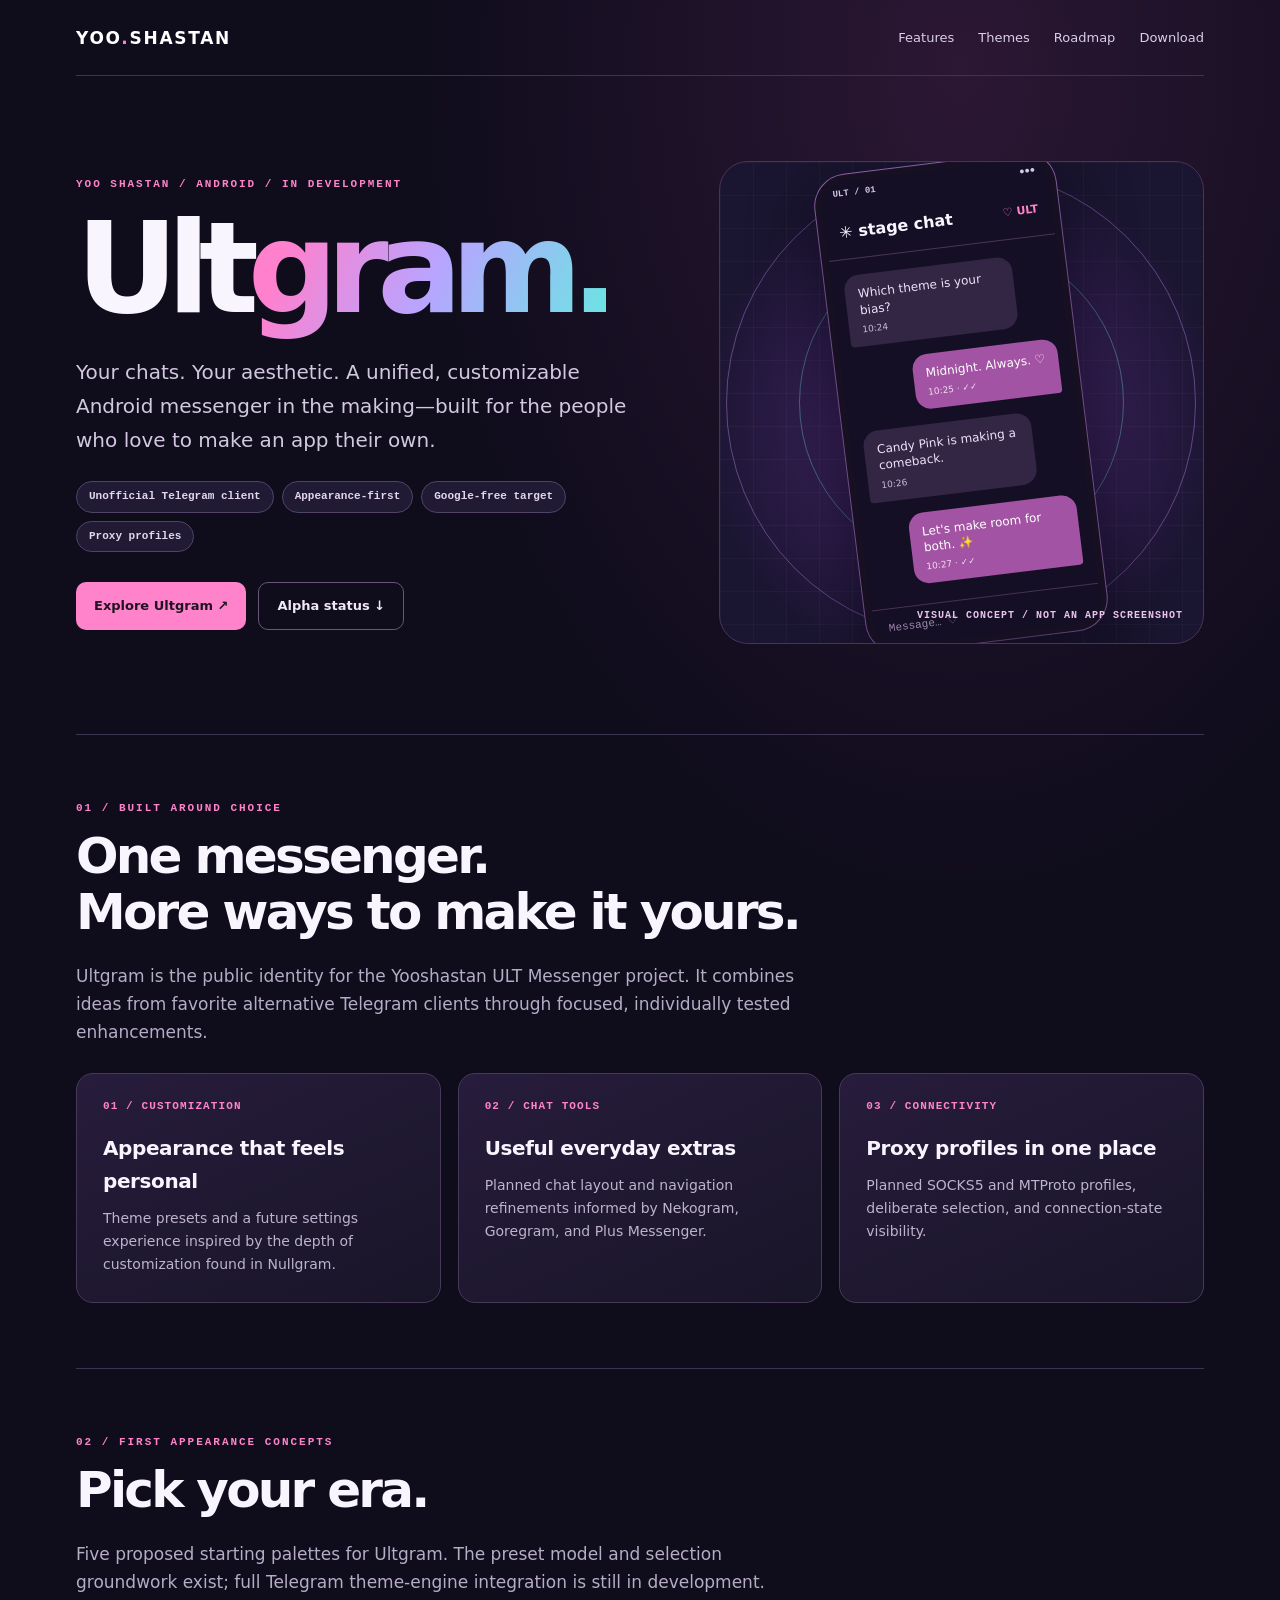
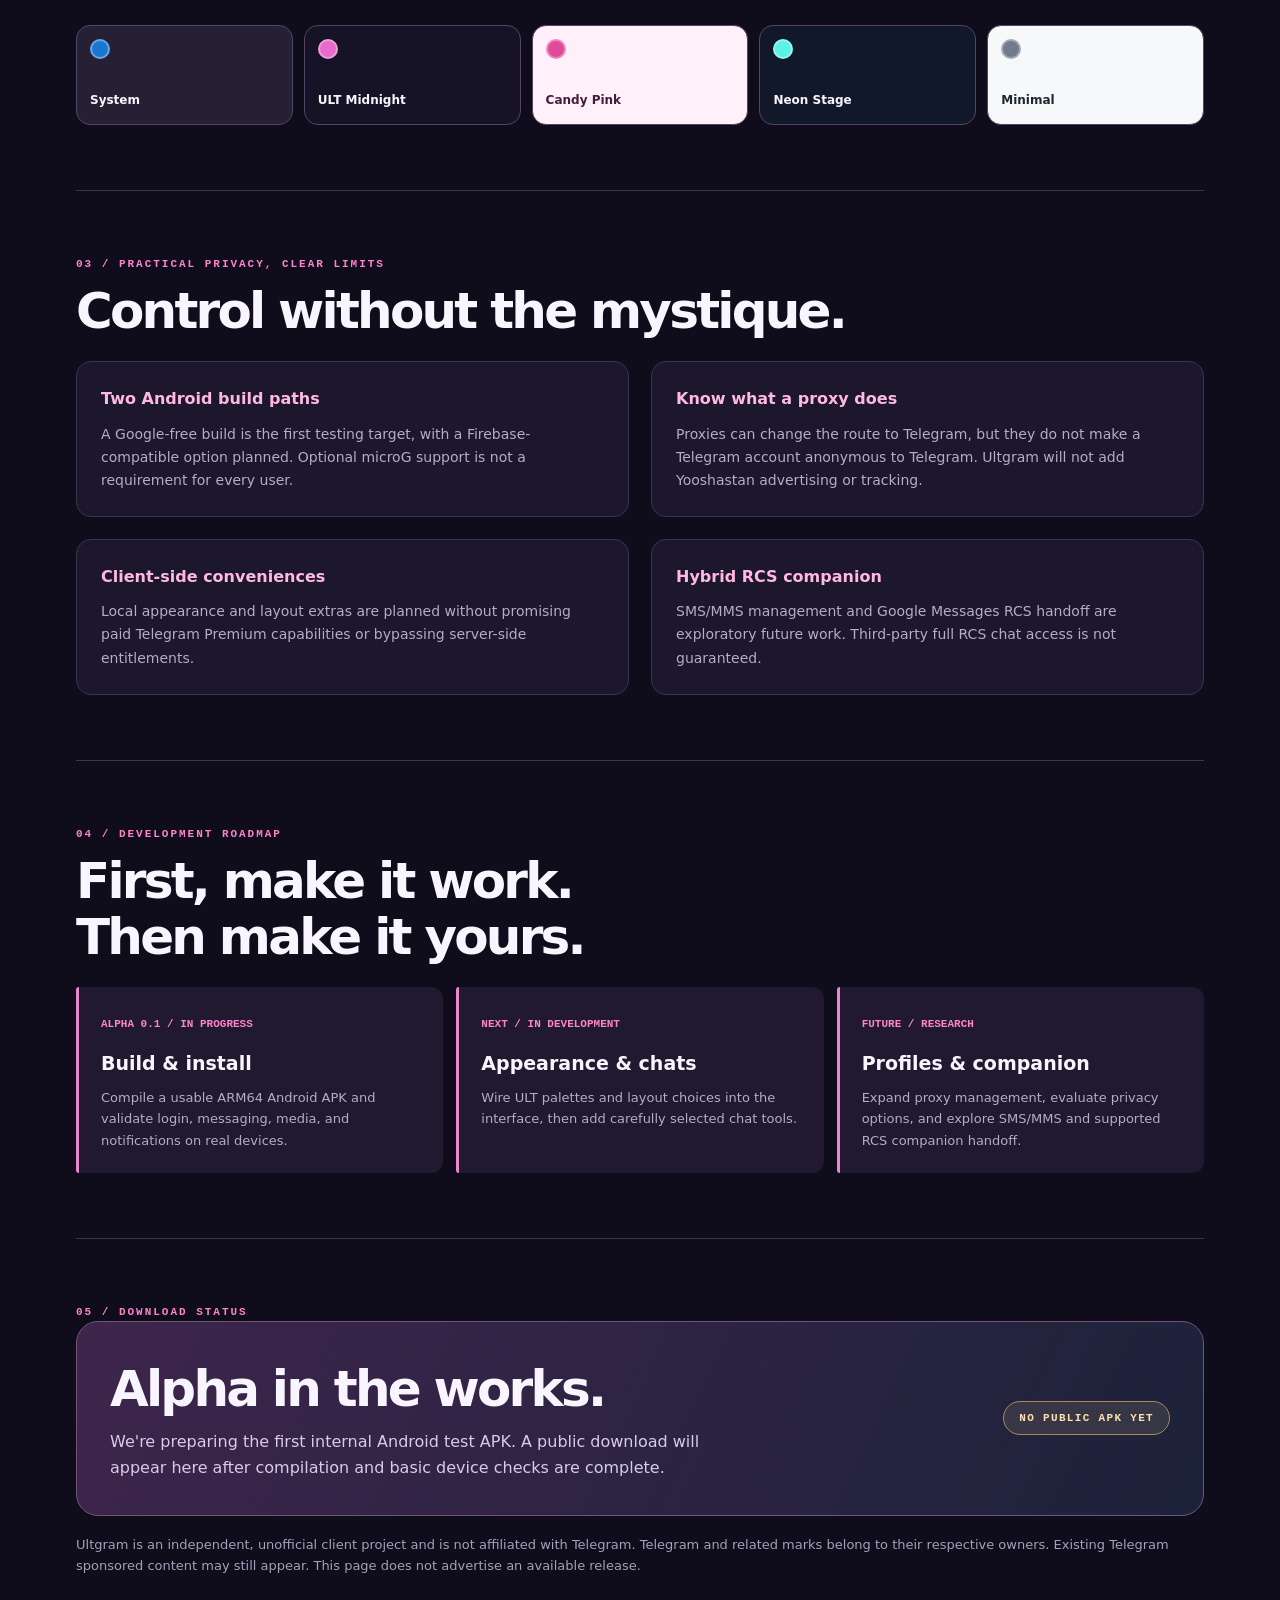
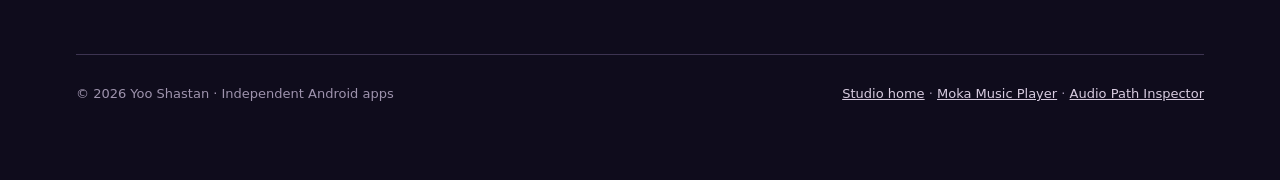
<file: ultgram/index.html>
<!doctype html>
<html lang="en">
<head>
  <meta charset="utf-8">
  <meta name="viewport" content="width=device-width, initial-scale=1">
  <meta name="theme-color" content="#0f0c1c">
  <meta name="description" content="Ultgram by Yoo Shastan: an experimental Android Telegram-compatible messenger exploring expressive themes, chat tools, proxy profiles, and Google-free builds. Alpha in development.">
  <meta property="og:title" content="Ultgram — Yoo Shastan">
  <meta property="og:description" content="Your chats. Your aesthetic. An independent Android messenger in development.">
  <meta property="og:type" content="website">
  <meta property="og:url" content="https://yooshastan.com/ultgram/">
  <link rel="canonical" href="https://yooshastan.com/ultgram/">
  <link rel="icon" href="../favicon.svg" type="image/svg+xml">
  <title>Ultgram · Yoo Shastan</title>
  <style>
    :root{color-scheme:dark;--bg:#0f0c1c;--ink:#f9f5ff;--muted:#b5acc5;--pink:#ff83ca;--aqua:#72e7e6;--line:#3d3451;--glass:#201a33;--gold:#ffd59a}
    *{box-sizing:border-box}
    html{scroll-behavior:smooth}
    body{margin:0;color:var(--ink);font:16px/1.65 system-ui,-apple-system,"Segoe UI",sans-serif;background:radial-gradient(ellipse 60% 35% at 75% 2%,#51255270,transparent 70%),var(--bg)}
    a{color:var(--aqua)}a:focus-visible,button:focus-visible{outline:3px solid var(--aqua);outline-offset:4px}
    .wrap{max-width:1180px;margin:auto;padding:24px 26px 74px}
    header{display:flex;align-items:center;justify-content:space-between;gap:16px;border-bottom:1px solid var(--line);padding-bottom:23px}
    .brand{font-size:17px;font-weight:900;letter-spacing:.1em;color:#fff;text-decoration:none}.brand span{color:var(--pink)}
    nav{display:flex;gap:24px;flex-wrap:wrap;font-size:13px}nav a{text-decoration:none;color:#dacfe8}nav a:hover{color:var(--pink)}
    .eyebrow{font:800 11px/1.5 ui-monospace,SFMono-Regular,monospace;letter-spacing:.18em;text-transform:uppercase;color:var(--pink)}
    .hero{display:grid;grid-template-columns:1.1fr .9fr;gap:50px;align-items:center;padding:85px 0 90px}
    .hero h1{font-size:clamp(64px,10vw,126px);letter-spacing:-.09em;line-height:.99;margin:15px 0 23px}
    .hero h1 em{font-style:normal;background:linear-gradient(115deg,#ff80cd 15%,#b8a4ff 52%,#66e9e2);background-clip:text;-webkit-background-clip:text;color:transparent}
    .lead{font-size:20px;color:#d2c8df;max-width:580px;line-height:1.7}
    .hero-actions{display:flex;flex-wrap:wrap;gap:12px;margin-top:30px}
    .btn{display:inline-flex;align-items:center;justify-content:center;min-height:46px;border-radius:10px;padding:12px 18px;font-weight:800;font-size:13px;text-decoration:none}
    .btn.primary{background:var(--pink);color:#211324}.btn.secondary{border:1px solid #665776;color:#f0e7f8}.btn:hover{filter:brightness(1.1)}
    .pill-row{display:flex;flex-wrap:wrap;gap:8px;margin:24px 0}.pill-row span{border:1px solid #514365;border-radius:99px;background:#201a34;padding:5px 12px;font:600 11px/1.8 ui-monospace,monospace;color:#e4d6ef}
    .phone-stage{position:relative;min-height:470px;display:grid;place-items:center;border:1px solid #4b315b;border-radius:29px;overflow:hidden;background:radial-gradient(circle at 50% 54%,#753e81 0%,#351f54 37%,#1a1530 74%)}
    .phone-stage:before{content:"";position:absolute;inset:0;background-image:linear-gradient(#ffffff08 1px,transparent 1px),linear-gradient(90deg,#ffffff08 1px,transparent 1px);background-size:33px 33px}
    .orb{position:absolute;border:1px solid #b07add77;border-radius:50%;width:470px;aspect-ratio:1}.orb.two{width:325px;border-color:#73ece15c}
    .phone{position:relative;width:min(242px,75%);border:7px solid #171023;border-radius:32px;background:#140f24;box-shadow:0 25px 65px #04030b99,0 0 0 1px #9b6cb7;overflow:hidden;transform:rotate(-7deg)}
    .phone-top{height:25px;padding:7px 12px;display:flex;justify-content:space-between;font:600 9px ui-monospace,monospace;color:#d6c7e5}
    .phone-head{padding:13px 14px;border-bottom:1px solid #483653;display:flex;align-items:center;justify-content:space-between;font-weight:850}
    .phone-head span:last-child{font-size:11px;color:var(--pink)}
    .chat-window{padding:16px 12px 20px;display:grid;gap:15px;min-height:264px;align-content:start}
    .bubble{max-width:83%;padding:11px 13px;border-radius:15px 15px 15px 4px;font-size:12px;line-height:1.35;background:#332544;color:#ede2f9}
    .bubble.me{justify-self:end;border-radius:15px 15px 4px 15px;background:#a353a3;color:#fff}
    .bubble small{display:block;font-size:9px;margin-top:5px;opacity:.8}
    .phone-input{border-top:1px solid #463251;color:#9c88ae;padding:12px 15px;font:11px ui-monospace,monospace}
    .concept-tag{position:absolute;right:20px;bottom:22px;font:700 10px ui-monospace,monospace;letter-spacing:.1em;color:#ebc4ef}
    section{border-top:1px solid var(--line);padding:65px 0}
    h2{font-size:clamp(32px,4.2vw,50px);line-height:1.12;letter-spacing:-.055em;margin:11px 0 22px}
    .intro{max-width:740px;color:var(--muted);margin:0 0 27px;font-size:17px}
    .cards{display:grid;grid-template-columns:repeat(3,minmax(0,1fr));gap:17px}
    .card{padding:26px;border:1px solid #473a58;border-radius:17px;background:linear-gradient(155deg,#271c3c,#191528)}
    .card .no{font:800 11px ui-monospace,monospace;color:var(--pink);letter-spacing:.1em}
    .card h3{margin:20px 0 9px;font-size:20px;letter-spacing:-.02em}.card p{margin:0;color:#bdb3ce;font-size:14px}
    .theme-row{display:grid;grid-template-columns:repeat(5,minmax(0,1fr));gap:11px;margin-top:29px}
    .swatch{border:1px solid #534565;border-radius:14px;padding:13px;min-height:100px;display:flex;flex-direction:column;justify-content:space-between;font-size:12px;font-weight:700}
    .swatch .dots{display:flex;gap:6px}.swatch .dots i{display:block;width:20px;height:20px;border-radius:50%;border:2px solid #ffffff5a}
    .swatch.sys{background:#252034}.swatch.midnight{background:#171327}.swatch.candy{background:#fff0fa;color:#431e38}.swatch.stage{background:#11182a}.swatch.minimal{background:#f7f8fa;color:#1e2630}
    .swatch.sys .dots i{background:#1976d2}.swatch.midnight .dots i{background:#e86bcb}.swatch.candy .dots i{background:#e3499b}.swatch.stage .dots i{background:#5df1e6}.swatch.minimal .dots i{background:#727b8a}
    .notes{display:grid;grid-template-columns:1fr 1fr;gap:22px}.note{padding:24px;border:1px solid var(--line);border-radius:15px;background:#1c172c}.note strong{color:#ffb8de}.note p{margin:10px 0 0;color:var(--muted);font-size:14px}
    .roadmap{display:grid;grid-template-columns:repeat(3,minmax(0,1fr));gap:13px}.phase{padding:22px;border-left:3px solid #e988cc;background:#20192f;border-radius:3px 12px 12px 3px}.phase span{color:var(--pink);font:800 11px ui-monospace,monospace}.phase h3{font-size:19px;margin:12px 0 8px}.phase p{font-size:13px;color:var(--muted);margin:0}
    .release{display:flex;justify-content:space-between;align-items:center;gap:24px;flex-wrap:wrap;border:1px solid #735477;border-radius:22px;background:linear-gradient(115deg,#3e254c,#1c223a);padding:33px}.release h2{margin:6px 0 12px}.release p{max-width:650px;margin:0;color:#d9cbe5}
    .status{font:800 11px ui-monospace,monospace;letter-spacing:.12em;padding:10px 15px;background:#ffdc941a;color:#ffe0b0;border:1px solid #ab8858;border-radius:30px;white-space:nowrap}
    .fine{font-size:13px;color:#a99eb9;margin-top:18px}
    footer{border-top:1px solid var(--line);padding-top:28px;display:flex;justify-content:space-between;gap:15px;flex-wrap:wrap;font-size:13px;color:#9e93ad}footer a{color:#d7cbdf}
    @media(max-width:820px){.hero{grid-template-columns:1fr;gap:29px;padding:58px 0}.phone-stage{min-height:385px}.cards,.roadmap{grid-template-columns:1fr 1fr}.theme-row{grid-template-columns:repeat(3,1fr)}}
    @media(max-width:570px){.wrap{padding:18px 18px 60px}nav{gap:14px;font-size:12px}.hero h1{font-size:clamp(58px,17vw,84px)}.lead{font-size:17px}.phone-stage{min-height:360px}.cards,.roadmap,.notes{grid-template-columns:1fr}.theme-row{grid-template-columns:repeat(2,1fr)}.release{padding:24px}}
    @media(prefers-reduced-motion:reduce){html{scroll-behavior:auto}}
  </style>
</head>
<body>
<div class="wrap">
  <header>
    <a class="brand" href="/" aria-label="Yoo Shastan home">YOO<span>.</span>SHASTAN</a>
    <nav aria-label="Page navigation"><a href="#features">Features</a><a href="#themes">Themes</a><a href="#roadmap">Roadmap</a><a href="#download">Download</a></nav>
  </header>
  <main>
    <div class="hero">
      <div>
        <div class="eyebrow">Yoo Shastan / Android / In development</div>
        <h1>Ult<em>gram.</em></h1>
        <p class="lead">Your chats. Your aesthetic. A unified, customizable Android messenger in the making—built for the people who love to make an app their own.</p>
        <div class="pill-row"><span>Unofficial Telegram client</span><span>Appearance-first</span><span>Google-free target</span><span>Proxy profiles</span></div>
        <div class="hero-actions"><a class="btn primary" href="#features">Explore Ultgram ↗</a><a class="btn secondary" href="#download">Alpha status ↓</a></div>
      </div>
      <div class="phone-stage" role="img" aria-label="Illustrative, non-functional Ultgram chat interface concept with pink and purple message bubbles">
        <div class="orb"></div><div class="orb two"></div>
        <div class="phone">
          <div class="phone-top"><span>ULT / 01</span><span>●●●</span></div>
          <div class="phone-head"><span>✳ stage chat</span><span>♡ ULT</span></div>
          <div class="chat-window">
            <div class="bubble">Which theme is your bias?<small>10:24</small></div>
            <div class="bubble me">Midnight. Always. ♡<small>10:25 · ✓✓</small></div>
            <div class="bubble">Candy Pink is making a comeback.<small>10:26</small></div>
            <div class="bubble me">Let's make room for both. ✨<small>10:27 · ✓✓</small></div>
          </div>
          <div class="phone-input">Message… <span aria-hidden="true">♡</span></div>
        </div>
        <span class="concept-tag">VISUAL CONCEPT / NOT AN APP SCREENSHOT</span>
      </div>
    </div>

    <section id="features" aria-labelledby="features-title">
      <div class="eyebrow">01 / Built around choice</div>
      <h2 id="features-title">One messenger.<br>More ways to make it yours.</h2>
      <p class="intro">Ultgram is the public identity for the Yooshastan ULT Messenger project. It combines ideas from favorite alternative Telegram clients through focused, individually tested enhancements.</p>
      <div class="cards">
        <article class="card"><div class="no">01 / CUSTOMIZATION</div><h3>Appearance that feels personal</h3><p>Theme presets and a future settings experience inspired by the depth of customization found in Nullgram.</p></article>
        <article class="card"><div class="no">02 / CHAT TOOLS</div><h3>Useful everyday extras</h3><p>Planned chat layout and navigation refinements informed by Nekogram, Goregram, and Plus Messenger.</p></article>
        <article class="card"><div class="no">03 / CONNECTIVITY</div><h3>Proxy profiles in one place</h3><p>Planned SOCKS5 and MTProto profiles, deliberate selection, and connection-state visibility.</p></article>
      </div>
    </section>

    <section id="themes" aria-labelledby="themes-title">
      <div class="eyebrow">02 / First appearance concepts</div>
      <h2 id="themes-title">Pick your era.</h2>
      <p class="intro">Five proposed starting palettes for Ultgram. The preset model and selection groundwork exist; full Telegram theme-engine integration is still in development.</p>
      <div class="theme-row" aria-label="Ultgram theme palette concepts">
        <div class="swatch sys"><span class="dots"><i></i></span>System</div>
        <div class="swatch midnight"><span class="dots"><i></i></span>ULT Midnight</div>
        <div class="swatch candy"><span class="dots"><i></i></span>Candy Pink</div>
        <div class="swatch stage"><span class="dots"><i></i></span>Neon Stage</div>
        <div class="swatch minimal"><span class="dots"><i></i></span>Minimal</div>
      </div>
    </section>

    <section aria-labelledby="privacy-title">
      <div class="eyebrow">03 / Practical privacy, clear limits</div>
      <h2 id="privacy-title">Control without the mystique.</h2>
      <div class="notes">
        <div class="note"><strong>Two Android build paths</strong><p>A Google-free build is the first testing target, with a Firebase-compatible option planned. Optional microG support is not a requirement for every user.</p></div>
        <div class="note"><strong>Know what a proxy does</strong><p>Proxies can change the route to Telegram, but they do not make a Telegram account anonymous to Telegram. Ultgram will not add Yooshastan advertising or tracking.</p></div>
        <div class="note"><strong>Client-side conveniences</strong><p>Local appearance and layout extras are planned without promising paid Telegram Premium capabilities or bypassing server-side entitlements.</p></div>
        <div class="note"><strong>Hybrid RCS companion</strong><p>SMS/MMS management and Google Messages RCS handoff are exploratory future work. Third-party full RCS chat access is not guaranteed.</p></div>
      </div>
    </section>

    <section id="roadmap" aria-labelledby="roadmap-title">
      <div class="eyebrow">04 / Development roadmap</div>
      <h2 id="roadmap-title">First, make it work.<br>Then make it yours.</h2>
      <div class="roadmap">
        <article class="phase"><span>ALPHA 0.1 / IN PROGRESS</span><h3>Build &amp; install</h3><p>Compile a usable ARM64 Android APK and validate login, messaging, media, and notifications on real devices.</p></article>
        <article class="phase"><span>NEXT / IN DEVELOPMENT</span><h3>Appearance &amp; chats</h3><p>Wire ULT palettes and layout choices into the interface, then add carefully selected chat tools.</p></article>
        <article class="phase"><span>FUTURE / RESEARCH</span><h3>Profiles &amp; companion</h3><p>Expand proxy management, evaluate privacy options, and explore SMS/MMS and supported RCS companion handoff.</p></article>
      </div>
    </section>

    <section id="download" aria-labelledby="download-title">
      <div class="eyebrow">05 / Download status</div>
      <div class="release">
        <div><h2 id="download-title">Alpha in the works.</h2><p>We're preparing the first internal Android test APK. A public download will appear here after compilation and basic device checks are complete.</p></div>
        <span class="status">NO PUBLIC APK YET</span>
      </div>
      <p class="fine">Ultgram is an independent, unofficial client project and is not affiliated with Telegram. Telegram and related marks belong to their respective owners. Existing Telegram sponsored content may still appear. This page does not advertise an available release.</p>
    </section>
  </main>
  <footer><span>© 2026 Yoo Shastan · Independent Android apps</span><span><a href="/">Studio home</a> · <a href="../moka/">Moka Music Player</a> · <a href="../audio-path-inspector/">Audio Path Inspector</a></span></footer>
</div>
</body>
</html>
</file>
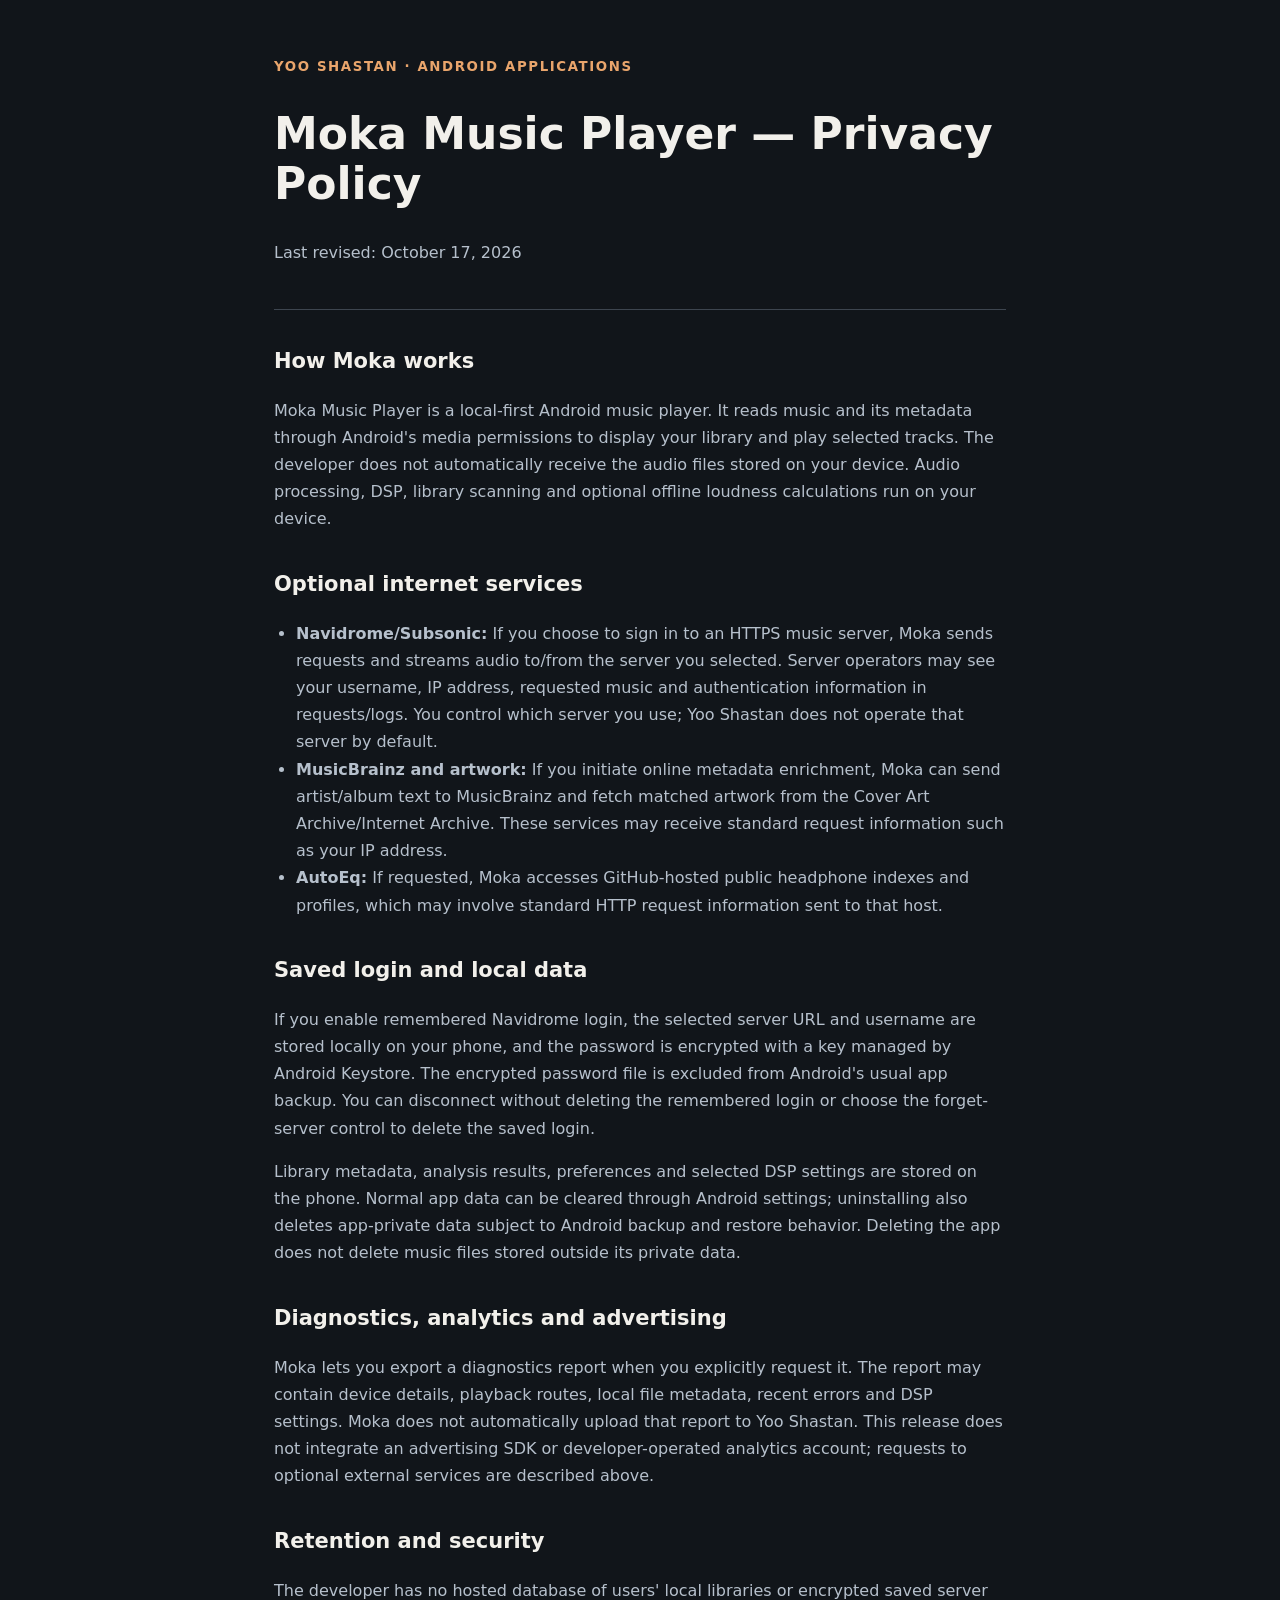
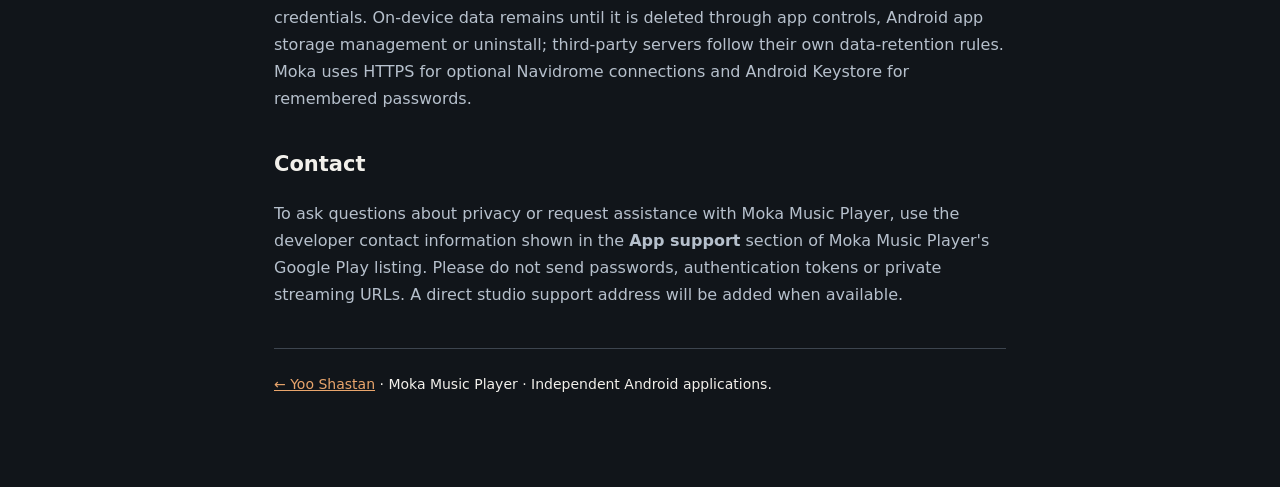
<file: moka/privacy/index.html>
<!doctype html>
<html lang="en">
<head>
  <meta charset="utf-8">
  <meta name="viewport" content="width=device-width,initial-scale=1">
  <meta name="robots" content="index,follow">
  <title>Moka Music Player — Privacy Policy | Yoo Shastan</title>
  <meta name="description" content="Privacy information for Moka Music Player, an independent Android audio player from Yoo Shastan.">
  <style>
    :root{color-scheme:dark;--bg:#11151a;--text:#f2f0eb;--muted:#b6c0cc;--accent:#e9a56c;--line:#3d454f}
    *{box-sizing:border-box}body{margin:0;background:var(--bg);color:var(--text);font:16px/1.7 system-ui,-apple-system,sans-serif}
    main{max-width:780px;margin:auto;padding:52px 24px 90px}h1{font-size:clamp(30px,5vw,44px);line-height:1.15}h2{font-size:21px;margin-top:34px}
    p,li{color:var(--muted)}a{color:var(--accent)}header{border-bottom:1px solid var(--line);padding:0 0 26px}header small{letter-spacing:.12em;color:var(--accent);font-weight:700;text-transform:uppercase}
    .notice{border:1px solid #9e783e;padding:14px;border-radius:8px}ul{padding-left:22px}footer{margin-top:40px;border-top:1px solid var(--line);padding-top:24px;font-size:14px}
  </style>
  <link rel="canonical" href="https://yooshastan.com/moka/privacy/">
</head>
<body>
<main>
<header><small>Yoo Shastan · Android applications</small>
<h1>Moka Music Player — Privacy Policy</h1>
<p>Last revised: October 17, 2026</p>
</header>

<h2>How Moka works</h2>
<p>Moka Music Player is a local-first Android music player. It reads music and its metadata through Android's media permissions to display your library and play selected tracks. The developer does not automatically receive the audio files stored on your device. Audio processing, DSP, library scanning and optional offline loudness calculations run on your device.</p>
<h2>Optional internet services</h2>
<ul>
<li><strong>Navidrome/Subsonic:</strong> If you choose to sign in to an HTTPS music server, Moka sends requests and streams audio to/from the server you selected. Server operators may see your username, IP address, requested music and authentication information in requests/logs. You control which server you use; Yoo Shastan does not operate that server by default.</li>
<li><strong>MusicBrainz and artwork:</strong> If you initiate online metadata enrichment, Moka can send artist/album text to MusicBrainz and fetch matched artwork from the Cover Art Archive/Internet Archive. These services may receive standard request information such as your IP address.</li>
<li><strong>AutoEq:</strong> If requested, Moka accesses GitHub-hosted public headphone indexes and profiles, which may involve standard HTTP request information sent to that host.</li>
</ul>
<h2>Saved login and local data</h2>
<p>If you enable remembered Navidrome login, the selected server URL and username are stored locally on your phone, and the password is encrypted with a key managed by Android Keystore. The encrypted password file is excluded from Android's usual app backup. You can disconnect without deleting the remembered login or choose the forget-server control to delete the saved login.</p>
<p>Library metadata, analysis results, preferences and selected DSP settings are stored on the phone. Normal app data can be cleared through Android settings; uninstalling also deletes app-private data subject to Android backup and restore behavior. Deleting the app does not delete music files stored outside its private data.</p>
<h2>Diagnostics, analytics and advertising</h2>
<p>Moka lets you export a diagnostics report when you explicitly request it. The report may contain device details, playback routes, local file metadata, recent errors and DSP settings. Moka does not automatically upload that report to Yoo Shastan. This release does not integrate an advertising SDK or developer-operated analytics account; requests to optional external services are described above.</p>
<h2>Retention and security</h2>
<p>The developer has no hosted database of users' local libraries or encrypted saved server credentials. On-device data remains until it is deleted through app controls, Android app storage management or uninstall; third-party servers follow their own data-retention rules. Moka uses HTTPS for optional Navidrome connections and Android Keystore for remembered passwords.</p>
<h2>Contact</h2>
<p>To ask questions about privacy or request assistance with Moka Music Player, use the developer contact information shown in the <strong>App support</strong> section of Moka Music Player's Google Play listing. Please do not send passwords, authentication tokens or private streaming URLs. A direct studio support address will be added when available.</p>
<footer><a href="/">← Yoo Shastan</a> · Moka Music Player · Independent Android applications.</footer>
</main>
</body>
</html>
</file>
<file: styles.css>
:root{--bg:#0b0d11;--surface:#13161b;--surface-2:#1b1f25;--line:#2c3038;--text:#f6f3eb;--muted:#a2a5ae;--accent:#f4a95c;--teal:#a1d3cd;--ink:#121418;--space:'Space Grotesk',sans-serif;--body:'DM Sans',sans-serif;--mono:'JetBrains Mono',monospace}
*{box-sizing:border-box}html{scroll-behavior:smooth;overflow-x:clip}body{margin:0;background:var(--bg);color:var(--text);font:16px/1.6 var(--body);overflow-x:hidden}a{color:inherit;text-decoration:none}button{font:inherit}::selection{background:var(--accent);color:var(--ink)}.container{max-width:1230px;margin-inline:auto;padding-inline:28px}.skip-link{position:absolute;top:-70px;left:14px;padding:10px 14px;background:var(--accent);color:var(--ink);z-index:100}.skip-link:focus{top:10px}.ambient{position:absolute;pointer-events:none;border-radius:50%;filter:blur(95px);opacity:.23;z-index:-1}.ambient-one{width:620px;height:500px;right:0;top:150px;background:#986043}.ambient-two{width:580px;height:500px;left:-420px;top:1020px;background:#395960}.site-header{position:relative;z-index:30;border-bottom:1px solid rgba(255,255,255,.09);background:rgba(11,13,17,.78);backdrop-filter:blur(18px)}.nav-wrap{display:flex;align-items:center;justify-content:space-between;gap:20px;height:100px}.brand{display:flex;align-items:center;gap:15px;flex-shrink:0}.brand-glyph{display:flex;justify-content:center;align-items:center;position:relative;width:47px;height:47px;background:var(--accent);color:var(--ink);border-radius:12px;transform:rotate(-8deg);font:700 20px var(--space);letter-spacing:-2px}.glyph-slash{font:600 26px var(--space);opacity:.35;margin-right:-5px}.brand-type{display:block;font:700 19px/.95 var(--space);letter-spacing:-.7px}.brand-dot,.footer-brand span{color:var(--accent)}.brand-type small{display:block;margin-top:8px;font:500 8px/1 var(--mono);letter-spacing:2px;color:#aeb0b4}.site-nav{display:flex;align-items:center;gap:31px}.site-nav>a{font:500 13px var(--body);color:#c9cacd;transition:color .2s}.site-nav>a:hover,.site-nav>a:focus-visible,.footer a:hover{color:var(--accent)}.site-nav .nav-contact{color:var(--accent);padding:12px 18px;border:1px solid #8c6140;border-radius:7px}.nav-contact span{margin-left:6px}.menu-toggle{display:none}.hero{min-height:702px;display:grid;grid-template-columns:1fr 1fr;gap:54px;align-items:center;padding-block:77px 84px}.eyebrow,.section-no,.hero-footnote,.art-axis,.art-index,.visual-topline,.visual-corner,.project-meta,.chip,.pill-row,.copyright{font-family:var(--mono)}.eyebrow{display:flex;align-items:center;gap:10px;font-size:10px;letter-spacing:1.2px;color:#d4c3af}.eyebrow-dash{color:#5b5e65}.status-light,.chip i{display:inline-block;width:7px;height:7px;border-radius:50%;background:#b8d7a7;box-shadow:0 0 10px rgba(184,215,167,.5)}h1,h2,h3,p{margin-top:0}.hero h1{font:700 clamp(48px,5.45vw,77px)/1.07 var(--space);letter-spacing:-4.6px;margin:28px 0 28px;white-space:nowrap}.hero h1 em,.about-grid h2 em,.connect h2 em{font-style:normal;color:var(--accent)}.hero-intro{color:#b1b3bb;max-width:470px;font-size:16px;line-height:1.88}.hero-actions,.connect-actions{display:flex;flex-wrap:wrap;gap:11px;margin-top:34px}.btn{display:inline-flex;align-items:center;justify-content:center;gap:22px;padding:15px 20px;border-radius:6px;font-size:13px;font-weight:700;transition:transform .2s,border-color .2s,background .2s}.btn:hover{transform:translateY(-3px)}.btn-primary{background:var(--accent);color:#18150f}.btn-primary:hover{background:#ffc38b}.btn-outline{border:1px solid #484a4c;color:#eae9e5}.btn-outline:hover{border-color:var(--accent)}.hero-footnote{margin-top:72px;display:flex;align-items:center;gap:13px;font-size:9px;color:#80848b;letter-spacing:1.1px}.hero-footnote .line{width:55px;height:1px;background:#6f7278}.hero-art{min-height:536px;position:relative;isolation:isolate;overflow:hidden;background:radial-gradient(circle at 48% 40%,#24313a 0,#182128 35%,#111419 75%);border:1px solid #383b42;border-radius:10px;box-shadow:25px 24px 70px #06080c;display:flex;align-items:center;justify-content:center}.hero-art::before{content:"";position:absolute;inset:0;background-image:linear-gradient(to right,#ffffff08 1px,transparent 1px),linear-gradient(to bottom,#ffffff08 1px,transparent 1px);background-size:40px 40px;mask-image:linear-gradient(to bottom,transparent,#000 30%,#000 75%,transparent)}.hero-art::after{content:"";position:absolute;width:430px;height:430px;border-radius:50%;background:radial-gradient(circle,#faad6d20,transparent 70%);z-index:-1}.hero-art-grain{position:absolute;inset:0;opacity:.25;background-image:url("data:image/svg+xml,%3Csvg viewBox='0 0 180 180' xmlns='http://www.w3.org/2000/svg'%3E%3Cfilter id='n'%3E%3CfeTurbulence type='fractalNoise' baseFrequency='.6' numOctaves='3' stitchTiles='stitch'/%3E%3C/filter%3E%3Crect width='100%25' height='100%25' filter='url(%23n)' opacity='.14'/%3E%3C/svg%3E");pointer-events:none}.orbit{position:absolute;aspect-ratio:1;border-radius:50%;border:1px solid #ffffff20}.orbit-one{width:325px;box-shadow:0 0 0 55px #ffffff03}.orbit-two{width:455px;border-style:dashed;border-color:#ffffff1d;animation:spin 110s linear infinite}.diagram-pill{position:absolute;top:29px;left:30px;right:30px;display:flex;gap:11px;align-items:center;color:#dddcd7;font:500 10px var(--mono);letter-spacing:.7px}.diagram-pill .pip{display:block;width:7px;height:7px;border-radius:50%;background:var(--accent)}.mini-plus{margin-left:auto;font-size:19px;color:#7b8088}.art-symbol{position:relative;z-index:3;display:flex;align-items:center;gap:8px;font:700 clamp(60px,8vw,120px) var(--space);letter-spacing:-12px}.symbol-left,.symbol-right{color:#c0d8d4;opacity:.53;font-weight:400}.symbol-core{position:relative;background:linear-gradient(130deg,#ffe2bc 0%,#ee9656 65%,#c87849);-webkit-background-clip:text;background-clip:text;color:transparent}.spark{position:absolute;top:4%;right:-15%;color:var(--teal);font:400 30px var(--space);-webkit-text-fill-color:var(--teal)}.art-bottom{position:absolute;bottom:31px;left:30px;right:30px;display:flex;align-items:center;justify-content:space-between}.art-axis,.art-index{color:#9c9ca1;font-size:9px;letter-spacing:.6px}.art-axis b{color:var(--accent);font-size:15px;padding:0 5px}.art-side-label{position:absolute;right:-72px;top:48%;transform:rotate(90deg);font:500 8px var(--mono);letter-spacing:3px;color:#6a7076}.marquee-band{padding:20px 0;background:#f0e3cd;color:#1e2024;overflow:hidden}.marquee-inner{display:flex;gap:26px;align-items:center;justify-content:space-around;max-width:1350px;min-width:1050px;padding:0 15px;margin:auto;white-space:nowrap;font:700 11px var(--mono);letter-spacing:1px}.marquee-inner i{color:#9b654b;font:normal 22px var(--space)}.section{padding-block:116px 120px}.section-top{display:flex;justify-content:space-between;align-items:end;gap:35px;margin-bottom:40px}.section-no{font-size:10px;color:var(--accent);letter-spacing:1.4px}.section-top h2,.about-grid h2,.connect h2{font:700 clamp(42px,5vw,66px)/1.1 var(--space);letter-spacing:-3.4px;margin:17px 0 0}.muted-word{color:#a0a2a9}.section-top>p{max-width:286px;color:#adb0b7;line-height:1.8;font-size:14px}.project-grid{display:grid;grid-template-columns:minmax(0,1fr);gap:23px;max-width:1100px}.project-card{border:1px solid #30333a;border-radius:9px;overflow:hidden;background:#17191f;transition:transform .22s,border-color .22s}.project-card:hover{transform:translateY(-5px);border-color:#6a5e53}.project-visual{height:329px;position:relative;overflow:hidden}.moka-visual{background:radial-gradient(circle at 50% 46%,#573b2a,#201c1c 49%,#171a1d);border-bottom:1px solid #49413e}.visual-topline,.visual-corner{position:absolute;left:25px;right:25px;display:flex;justify-content:space-between;font-size:9px;letter-spacing:1.3px;color:#ead2b0}.visual-topline{top:20px}.visual-corner{bottom:18px;opacity:.7}.moka-disc{position:absolute;top:51%;left:50%;width:203px;height:203px;transform:translate(-50%,-53%);border-radius:50%;display:grid;place-items:center;background:radial-gradient(circle,#be724b 0 7%,#29252a 8% 12%,#f2a560 12.5% 14%,#301f1b 14.5% 22%,#13151a 22.5% 43%,#312521 43.5% 47%,#101215 47.5% 100%);border:1px solid #9e704c;box-shadow:0 0 0 18px #f5ad5810,0 0 0 30px #f5ad5809,0 20px 70px #0009}.moka-center{position:relative;z-index:4;font:700 45px var(--space);letter-spacing:-5px;color:#f2ba83;transform:translateX(-4px)}.disc-ring{position:absolute;border:1px solid #ffca9259;border-radius:50%;inset:28px}.disc-ring-b{inset:13px;border-style:dashed;border-color:#ffffff35}.equalizer{position:absolute;bottom:30px;right:27px;display:flex;align-items:center;gap:5px;height:75px}.equalizer span{height:var(--h);width:4px;border-radius:5px;background:#e9ad74;opacity:.8}.project-info{padding:31px 32px 30px}.project-meta{display:flex;align-items:center;justify-content:space-between;gap:12px;color:#858990;font-size:9px;letter-spacing:.5px}.chip{border:1px solid #405546;border-radius:30px;display:flex;align-items:center;gap:7px;padding:6px 10px;color:#bde0bd;font-size:9px}.chip i{width:5px;height:5px}.project-info h3{font:700 26px var(--space);letter-spacing:-1.2px;margin:23px 0 12px;display:flex;justify-content:space-between}.external-mark{font:normal 21px var(--space);color:var(--accent)}.project-info p{font-size:14px;line-height:1.8;color:#aeb1ba;min-height:78px}.project-links{display:flex;flex-wrap:wrap;align-items:center;gap:24px;border-top:1px solid #343740;margin-top:28px;padding-top:19px}.project-links a{color:#f0bc88;font-size:12px;font-weight:700}.project-links a:hover{text-decoration:underline;text-underline-offset:4px}.future-card{display:flex;align-items:center;gap:25px;margin-top:23px;border:1px dashed #57575d;border-radius:8px;background:linear-gradient(110deg,#1e2228,#16191d);padding:34px}.future-icon{display:grid;place-items:center;flex-shrink:0;width:84px;height:84px;border:1px solid #5c5855;border-radius:12px;color:var(--accent);font:normal 55px var(--space)}.future-content{flex:1}.future-content h3{font:700 24px var(--space);letter-spacing:-1px;margin:5px 0 7px}.future-content p{margin:0;color:#aeb1b9;font-size:13px}.future-action{white-space:nowrap;color:var(--accent);font-weight:700;font-size:13px}.future-action:hover{text-decoration:underline;text-underline-offset:4px}.about-shell{background:#e8decd;color:#232125;padding:105px 0}.about-grid{display:grid;grid-template-columns:1fr 1fr;gap:90px}.about-grid .section-no{color:#916043}.about-grid h2{margin-top:20px}.about-grid h2 em{color:#af6b3d}.about-right{padding-top:37px}.about-right p{font-size:16px;line-height:1.85;color:#4d4845}.about-right p:first-child{font-size:20px;color:#2e2c2d;line-height:1.65}.about-right a{text-decoration:underline;text-decoration-color:#b67b4d;text-underline-offset:5px}.pill-row{display:flex;flex-wrap:wrap;gap:9px;margin-top:26px}.pill-row span{font:500 10px var(--mono);letter-spacing:.3px;border:1px solid #b9aa97;border-radius:20px;padding:8px 12px;color:#776453}.connect{position:relative;isolation:isolate;min-height:534px;margin-block:90px 60px;border:1px solid #3a3839;border-radius:9px;background:linear-gradient(110deg,#1e2428,#1d1c21);overflow:hidden;padding:77px 75px}.connect-glow{position:absolute;z-index:-1;width:540px;height:530px;border-radius:50%;right:-155px;top:-90px;background:radial-gradient(circle,#b16f3957,transparent 65%)}.connect-content{position:relative;z-index:1;max-width:700px}.connect h2{margin:18px 0 19px}.connect>div p{color:#b6b2b4;max-width:470px;font-size:15px;line-height:1.8}.connect-ornament{position:absolute;right:70px;top:75px;font:normal 200px/.8 var(--space);color:#f3b16c2b;transform:rotate(-15deg)}.footer{border-top:1px solid #2f3238;display:grid;grid-template-columns:1fr 1fr auto;gap:14px;align-items:center;padding-block:30px 38px}.footer-brand{font:700 23px var(--space);letter-spacing:-1.2px}.footer p{color:#898d94;font-size:12px;margin:0}.footer nav{display:flex;gap:22px;justify-content:flex-end}.footer nav a{font-size:12px;color:#b6b7bc}.copyright{grid-column:1/-1;margin-top:18px;color:#747780;font-size:9px;letter-spacing:.8px}@keyframes spin{to{transform:rotate(360deg)}}@media(max-width:1100px){.hero{gap:25px}.hero h1{font-size:clamp(44px,5.1vw,64px);letter-spacing:-3px}.hero-art{min-height:490px}.project-visual{height:290px}.about-grid{gap:55px}}@media(max-width:860px){.nav-wrap{height:80px}.menu-toggle{display:flex;border:1px solid #42464d;background:none;border-radius:7px;padding:10px;flex-direction:column;gap:6px;cursor:pointer}.menu-toggle span{display:block;width:22px;height:2px;background:#f0e9e1}.site-nav{display:none;position:absolute;top:80px;left:0;right:0;background:#111318;border-bottom:1px solid var(--line);padding:22px 28px;flex-direction:column;align-items:stretch;gap:20px}.site-nav.open{display:flex}.site-nav .nav-contact{text-align:center}.hero{grid-template-columns:1fr;padding-top:64px;gap:40px}.hero h1{font-size:clamp(46px,8vw,73px)}.hero-art{min-height:420px}.hero-footnote{margin-top:44px}.project-grid{grid-template-columns:1fr}.project-visual{height:330px}.about-grid{grid-template-columns:1fr;gap:20px}.about-right{padding-top:0}.connect{padding:60px 40px}.footer{grid-template-columns:1fr auto}.footer p{order:3}.footer nav{grid-column:2;grid-row:1}.copyright{order:4}}@media(max-width:550px){.container{padding-inline:20px}.brand-glyph{width:42px;height:42px;font-size:18px}.brand-type{font-size:15px}.brand-type small{font-size:7px;letter-spacing:1.4px}.hero{padding-block:48px 52px}.eyebrow{font-size:8px;letter-spacing:.5px;gap:7px}.hero h1{font-size:clamp(38px,11vw,54px);letter-spacing:-2.7px;white-space:normal}.hero-intro{font-size:14px}.hero-art{min-height:355px}.art-symbol{font-size:75px;letter-spacing:-7px}.orbit-one{width:240px}.orbit-two{width:330px}.diagram-pill{top:20px;left:19px;right:19px;font-size:8px}.art-bottom{left:19px;right:19px;bottom:18px}.art-axis,.art-index{font-size:7px}.art-side-label{display:none}.marquee-band{padding:16px 0}.section{padding-block:77px}.section-top{display:block}.section-top h2,.about-grid h2,.connect h2{font-size:45px;letter-spacing:-2.4px}.section-top>p{max-width:360px;margin-top:20px}.project-visual{height:260px}.moka-disc{width:170px;height:170px}.project-info{padding:25px 22px}.project-info h3{font-size:24px}.project-info p{min-height:auto}.project-meta{font-size:8px}.future-card{padding:22px;align-items:flex-start;flex-wrap:wrap;gap:14px}.future-icon{width:56px;height:56px;font-size:36px}.future-content{flex-basis:calc(100% - 70px)}.future-content h3{font-size:20px}.future-action{margin-left:70px}.about-shell{padding-block:75px}.about-right p:first-child{font-size:18px}.connect{margin-block:60px 40px;padding:48px 25px;min-height:auto}.connect-ornament{display:none}.connect-actions{gap:10px}.btn{font-size:12px;padding:14px 15px}.footer{grid-template-columns:1fr}.footer nav{grid-row:auto;grid-column:auto;justify-content:flex-start;gap:17px}.footer p{order:initial}.copyright{grid-column:auto}.hero-footnote{margin-top:35px}}@media(prefers-reduced-motion:reduce){*,*::before,*::after{animation:none!important;scroll-behavior:auto!important;transition:none!important}}

/* Non-linked beta availability note: avoids identifying source repository. */
.quiet-project-note{font-size:.82rem;color:#a9aeb7;line-height:1.5;letter-spacing:.01em}

/* Audio Path Inspector project identity */
.inspector-visual{background:radial-gradient(circle at 48% 44%,#1c3e4c 0%,#15232e 47%,#121820 100%);border-bottom:1px solid #315260}
.inspector-visual::before{content:"";position:absolute;inset:0;background-image:linear-gradient(#8ed8e010 1px,transparent 1px),linear-gradient(90deg,#8ed8e010 1px,transparent 1px);background-size:34px 34px}
.inspector-visual .visual-topline,.inspector-visual .visual-corner{color:#a9e3ee}
.inspector-symbol{position:absolute;inset:0;display:flex;flex-direction:column;align-items:center;justify-content:center;gap:0;color:#b6f1fa}
.inspector-wave{font:700 150px/1 var(--space);text-shadow:0 0 45px #35bdd099}
.inspector-route{font:500 11px var(--mono);letter-spacing:2px;color:#c2e9ed}
.inspector-route b{color:#59d4ec;margin:0 10px}
.inspector-trace{position:absolute;display:flex;gap:8px;right:30px;bottom:52px;align-items:center;height:40px}
.inspector-trace span{width:4px;height:18px;border-radius:5px;background:#59d4ec;opacity:.8}
.inspector-trace span:nth-child(2),.inspector-trace span:nth-child(4){height:34px}.inspector-trace span:nth-child(3){height:23px}
.chip-dev{border-color:#426578;color:#a1d9e7}.chip-dev i{background:#6acfe3;box-shadow:0 0 10px #6acfe355}
@media(min-width:861px){.project-grid{grid-template-columns:repeat(2,minmax(0,1fr))}.project-visual{height:290px}}


/* Ultgram project feature — concept art, not an in-app screenshot */
.ult-card{border-color:#554063}
.ult-card:hover{border-color:#d476bf}
.ult-visual{background:radial-gradient(circle at 52% 51%,#693376 0%,#311b49 44%,#171523 78%);border-bottom:1px solid #784775}
.ult-visual::before{content:"";position:absolute;inset:0;background-image:linear-gradient(#ffffff0d 1px,transparent 1px),linear-gradient(90deg,#ffffff0d 1px,transparent 1px);background-size:34px 34px}
.ult-visual .visual-topline,.ult-visual .visual-corner{color:#f5cbea}
.ult-orbit{position:absolute;left:50%;top:51%;transform:translate(-50%,-50%);border:1px solid #cb86cb75;border-radius:50%;aspect-ratio:1}
.ult-orbit-a{width:265px}.ult-orbit-b{width:380px;border-color:#6be4e255}
.ult-mark{position:absolute;inset:0;display:flex;align-items:center;justify-content:center;color:#ffe0f5;font:800 76px/1 var(--space);letter-spacing:-7px;text-shadow:0 0 42px #fc75d080}
.ult-mark span{font-size:39px;letter-spacing:0;align-self:center;color:#81ece5;margin-left:6px}
.chip-ult{border-color:#85517c;color:#ffd0ed}.chip-ult i{background:#ff8dcb;box-shadow:0 0 10px #ff8dcb70}
.ult-card .project-links a{color:#ffacd9}
@media(min-width:861px){.ult-card{grid-column:1/-1;display:grid;grid-template-columns:.95fr 1.05fr}.ult-card .project-visual{height:auto;min-height:300px;border-bottom:0;border-right:1px solid #784775}.ult-card .project-info{display:flex;flex-direction:column;justify-content:center}.ult-card .project-links{margin-top:18px}}
@media(max-width:860px){.ult-card .project-visual{height:310px}}
@media(max-width:550px){.ult-card .project-visual{height:255px}.ult-mark{font-size:62px}.ult-mark span{font-size:29px}}
</file>
